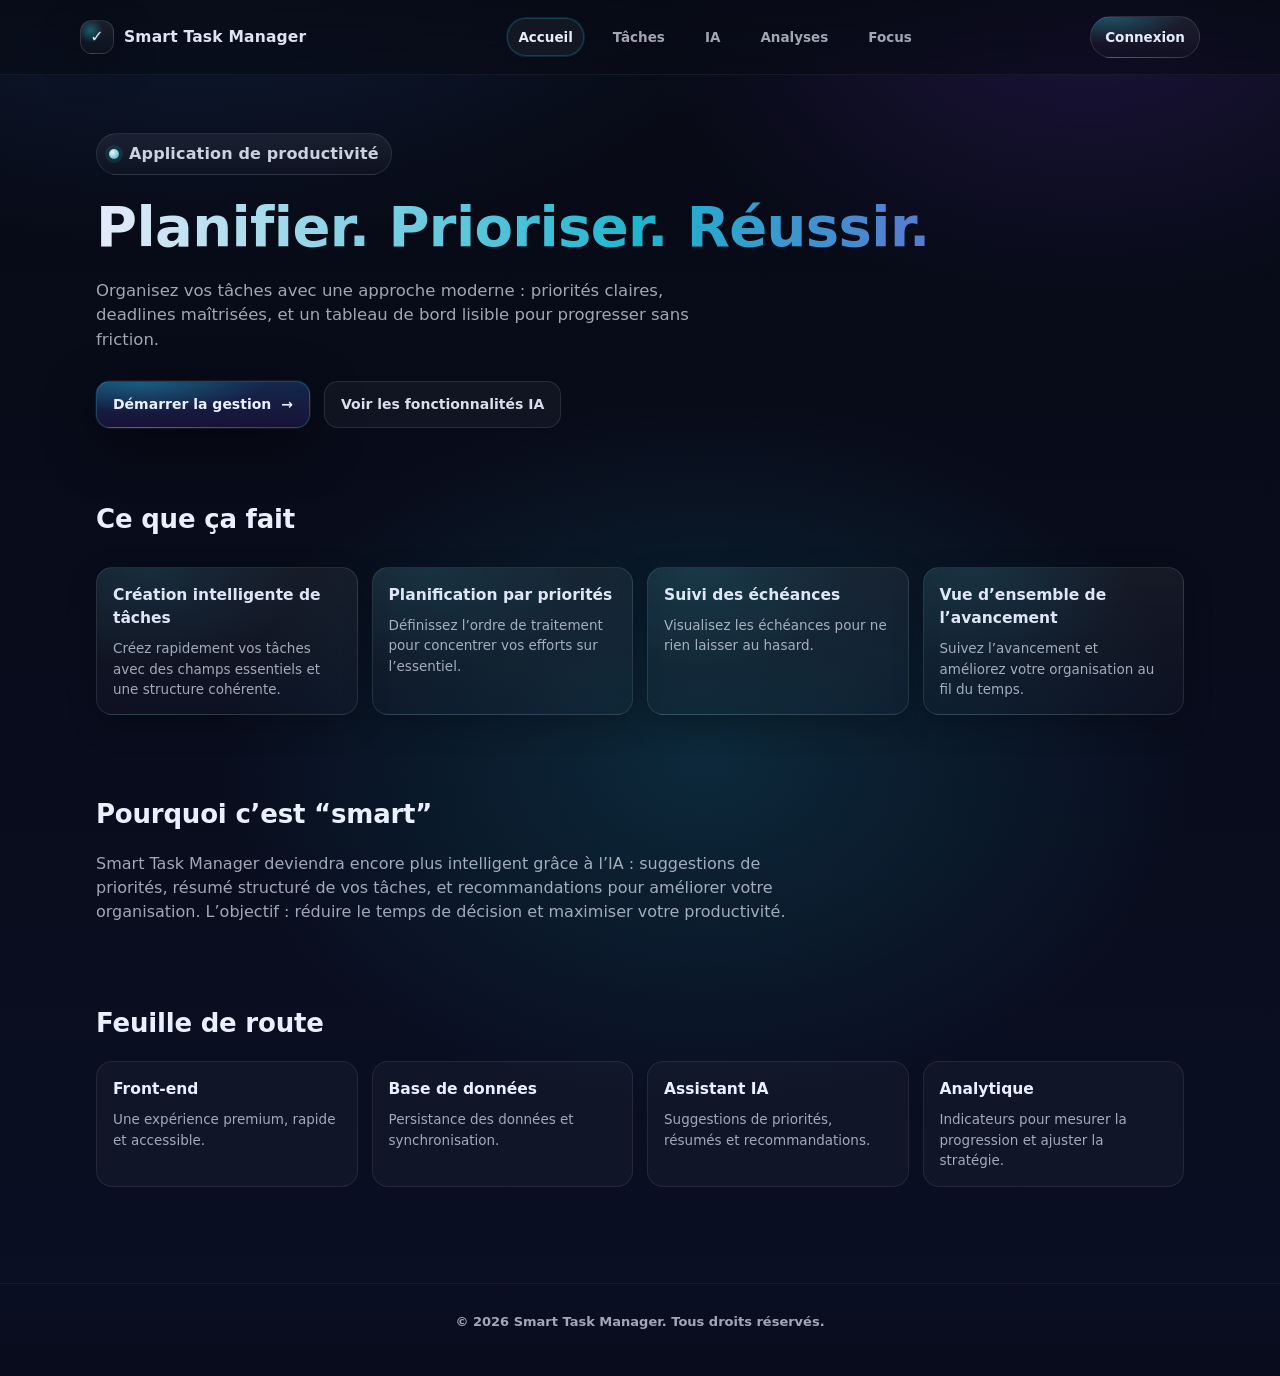
<file: index.html>
<!doctype html>
<html lang="fr">
  <head>
    <meta charset="utf-8" />
    <meta name="viewport" content="width=device-width, initial-scale=1" />
    <title>Smart Gestionnaire de tâches</title>

    <meta
      name="description"
      content="Smart Gestionnaire de tâches : planifiez, priorisez et suivez vos tâches avec une organisation claire — et une IA à venir."
    />

    <link rel="stylesheet" href="style.css" />
    <script src="script.js" defer></script>
  </head>

  <body id="index-page">

    <a class="skip-link" href="#main" aria-label="Aller au contenu principal">Aller au contenu</a>

    <header class="home-header" role="banner" aria-label="En-tête Smart Task Manager">
      <div class="home-header__inner">
        <a
          class="home-brand"
          href="index.html"
          aria-label="Smart Task Manager — Accueil"
        >
          <span class="home-brand__logo" aria-hidden="true">✓</span>
          <span class="home-brand__text">Smart Task Manager</span>
        </a>

        <nav class="home-nav" aria-label="Navigation principale">
          <ul class="home-nav__list">
<li><a href="index.html" aria-label="Accès à Accueil" aria-current="page">Accueil</a></li>
<li><a href="tache.html" aria-label="Accès à Tâches">Tâches</a></li>
<li><a href="IA.html" aria-label="Accès à IA">IA</a></li>
            <li><a href="analyses.html" aria-label="Accès à Analyses">Analyses</a></li>
            <li><a href="focus.html" aria-label="Accès à Focus">Focus</a></li>
          </ul>
        </nav>

<a id="authHeaderBtn" class="home-launch" href="auth.html" aria-label="Connexion">
          Connexion
        </a>
      </div>
    </header>


    <main id="main" class="home-main" role="main">
      <section class="home-hero" aria-labelledby="homeHeroTitle">
        <div class="home-hero__inner">
          <div class="home-hero__badge" role="note">Application de productivité</div>
          <h1 id="homeHeroTitle">Planifier. Prioriser. Réussir.</h1>

          <p class="home-hero__text">
            Organisez vos tâches avec une approche moderne : priorités claires, deadlines maîtrisées,
            et un tableau de bord lisible pour progresser sans friction.
          </p>

          <div class="home-hero__actions" aria-label="Actions principales">
<a class="home-cta home-cta--primary" href="tache.html" aria-label="Démarrer la gestion de tâches">
              Démarrer la gestion <span aria-hidden="true">→</span>
            </a>
<a class="home-cta home-cta--secondary" href="IA.html" aria-label="Voir les fonctionnalités IA">
              Voir les fonctionnalités IA
            </a>

          </div>
        </div>
      </section>

      <section class="home-section" aria-labelledby="whatItDoesTitle">
        <div class="home-section__inner">
          <h2 id="whatItDoesTitle">Ce que ça fait</h2>


          <div class="home-cards" role="list" aria-label="Fonctionnalités">
            <article class="home-card" role="listitem" aria-label="Création intelligente de tâches">
              <h3>Création intelligente de tâches</h3>

              <p>Créez rapidement vos tâches avec des champs essentiels et une structure cohérente.</p>
            </article>

            <article class="home-card" role="listitem" aria-label="Planification par priorités">
              <h3>Planification par priorités</h3>

              <p>Définissez l’ordre de traitement pour concentrer vos efforts sur l’essentiel.</p>
            </article>

            <article class="home-card" role="listitem" aria-label="Suivi des échéances">
              <h3>Suivi des échéances</h3>

              <p>Visualisez les échéances pour ne rien laisser au hasard.</p>
            </article>

            <article class="home-card" role="listitem" aria-label="Vue d’ensemble de l’avancement">
              <h3>Vue d’ensemble de l’avancement</h3>

              <p>Suivez l’avancement et améliorez votre organisation au fil du temps.</p>
            </article>
          </div>
        </div>
      </section>

      <section class="home-section" aria-labelledby="whySmartTitle">
        <div class="home-section__inner">
          <h2 id="whySmartTitle">Pourquoi c’est “smart”</h2>

          <p class="home-paragraph">
            Smart Task Manager deviendra encore plus intelligent grâce à l’IA : suggestions de priorités,
            résumé structuré de vos tâches, et recommandations pour améliorer votre organisation.
            L’objectif : réduire le temps de décision et maximiser votre productivité.
          </p>
        </div>
      </section>





      <section class="home-section" aria-labelledby="roadmapTitle">
        <div class="home-section__inner">
          <h2 id="roadmapTitle">Feuille de route</h2>


          <div class="home-roadmap" aria-label="Plan de développement">
            <article class="home-roadmap__item" aria-label="Front-end">
              <h3>Front-end</h3>

              <p>Une expérience premium, rapide et accessible.</p>
            </article>
            <article class="home-roadmap__item" aria-label="Base de données">
              <h3>Base de données</h3>

              <p>Persistance des données et synchronisation.</p>
            </article>
            <article class="home-roadmap__item" aria-label="Assistant IA">
              <h3>Assistant IA</h3>

              <p>Suggestions de priorités, résumés et recommandations.</p>
            </article>
            <article class="home-roadmap__item" aria-label="Analytique">
              <h3>Analytique</h3>

              <p>Indicateurs pour mesurer la progression et ajuster la stratégie.</p>
            </article>
          </div>
        </div>
      </section>


    </main>

    <footer class="home-footer" role="contentinfo" aria-label="Pied de page">
      <div class="home-footer__inner">
        <div class="home-footer__copyright">
          © 2026 Smart Task Manager. Tous droits réservés.
        </div>
      </div>
    </footer>

  </body>
</html>
</file>
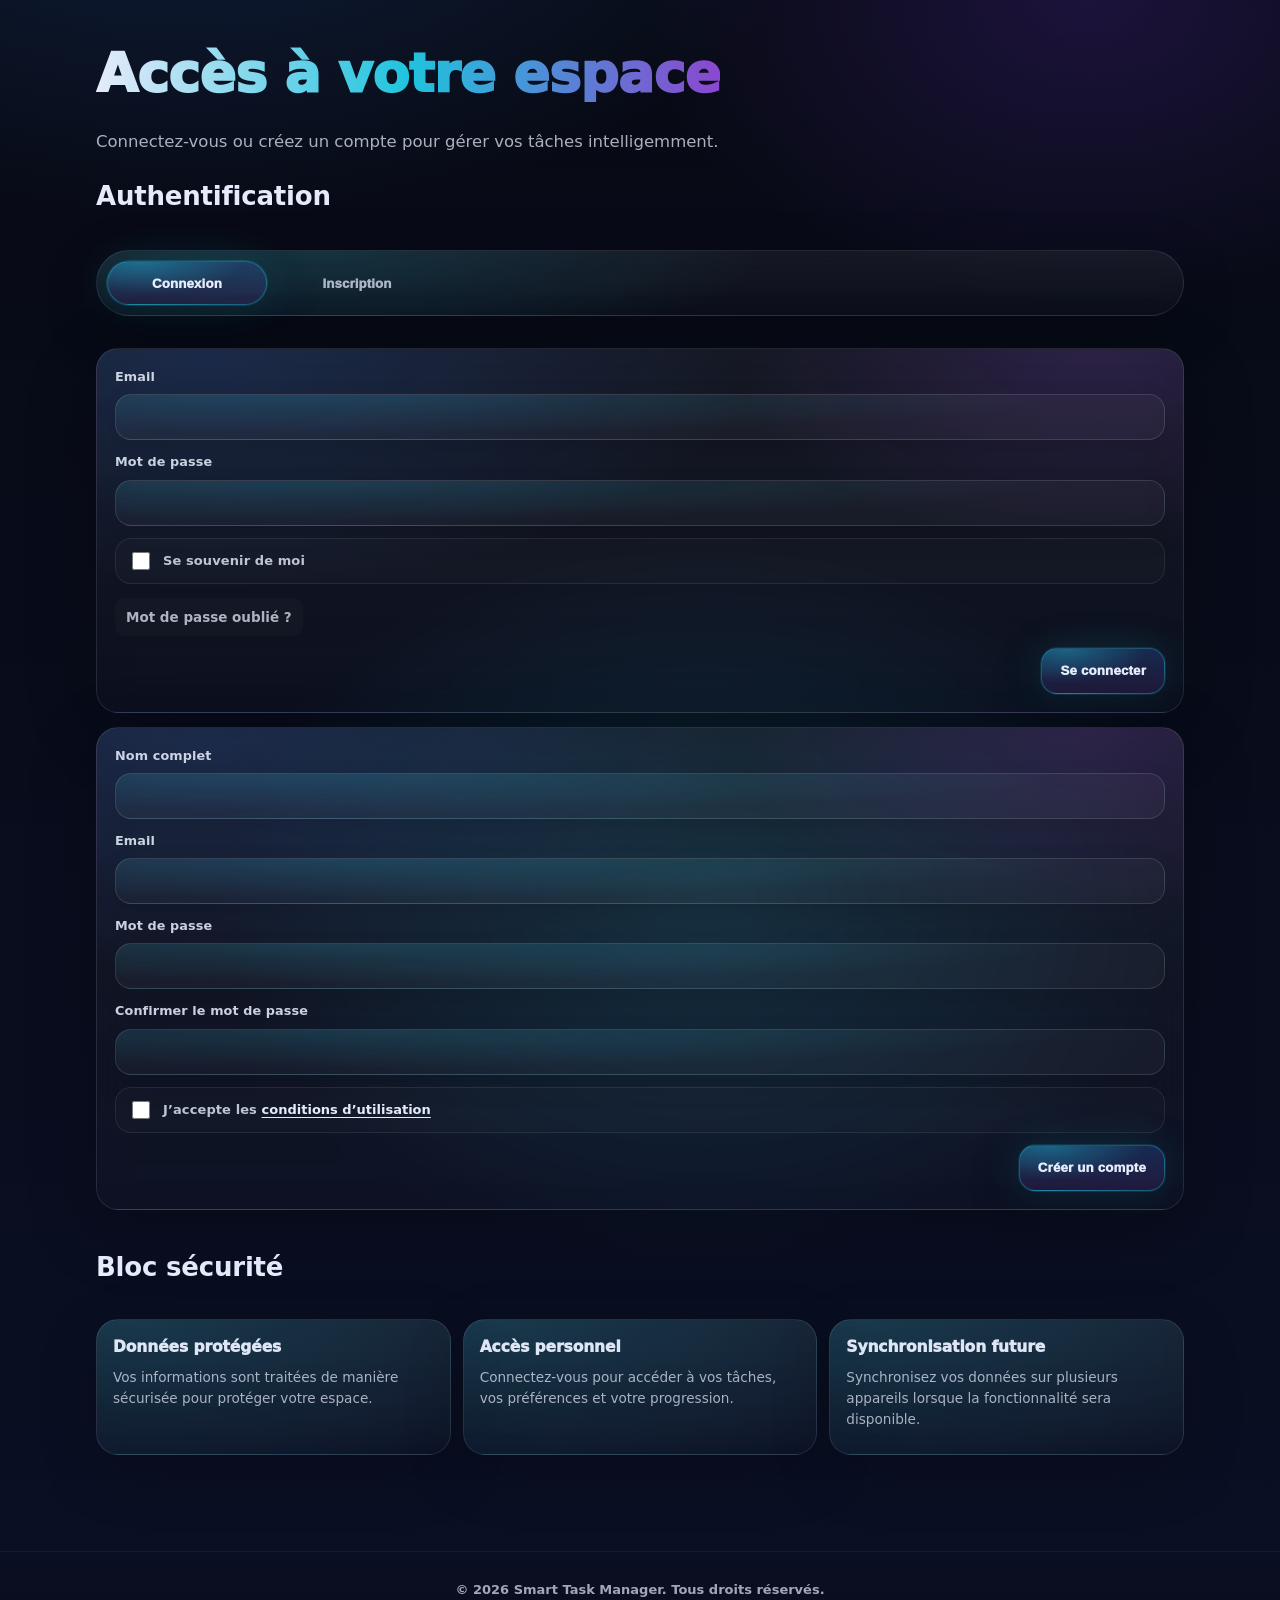
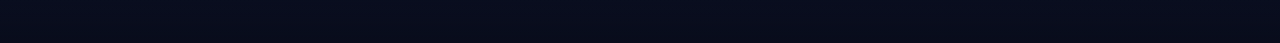
<file: auth.html>
<!doctype html>
<html lang="fr">
  <head>
    <meta charset="utf-8" />
    <meta name="viewport" content="width=device-width, initial-scale=1" />
    <title>Smart Task Manager — Authentification</title>

    <link rel="stylesheet" href="style.css" />
    <script src="script.js" defer></script>
  </head>

  <body>
    <a class="skip-link" href="#main" aria-label="Aller au contenu principal">Aller au contenu</a>



    <main id="main" class="home-main" role="main" aria-label="Page d’authentification">
      <section class="home-section auth-main" aria-labelledby="authMainTitle">
        <div class="home-section__inner">
          <h1 id="authMainTitle">Accès à votre espace</h1>
          <p class="auth-main__subtitle">
            Connectez-vous ou créez un compte pour gérer vos tâches intelligemment.
          </p>
        </div>
      </section>

      <section class="home-section auth-block" aria-labelledby="authBlockTitle">
        <div class="home-section__inner">
          <h2 id="authBlockTitle" class="auth-block__title">Authentification</h2>

          <div class="auth-tabs" role="tablist" aria-label="Choisir un mode">
            <button
              id="authLoginTab"
              class="auth-tabs__tab"
              type="button"
              role="tab"
              aria-selected="true"
              aria-controls="authLoginForm"
            >
              Connexion
            </button>

            <button
              id="authRegisterTab"
              class="auth-tabs__tab"
              type="button"
              role="tab"
              aria-selected="false"
              aria-controls="authRegisterForm"
            >
              Inscription
            </button>
          </div>

          <div class="auth-panels">
            <section
              id="authLoginPanel"
              class="auth-panel"
              role="tabpanel"
              aria-labelledby="authLoginTab"
            >
              <form
                id="authLoginForm"
                class="auth-form auth-form--login"
                aria-label="Formulaire de connexion"
                method="post"
              >
                <div class="form-field">
                  <label for="authEmail">Email</label>
                  <input
                    id="authEmail"
                    name="email"
                    type="email"
                    autocomplete="email"
                    required
                    aria-required="true"
                  />
                </div>

                <div class="form-field">
                  <label for="authPassword">Mot de passe</label>
                  <input
                    id="authPassword"
                    name="password"
                    type="password"
                    autocomplete="current-password"
                    required
                    aria-required="true"
                  />
                </div>

                <div class="form-field form-field--checkbox">
                  <input
                    id="authRememberMe"
                    name="rememberMe"
                    type="checkbox"
                    value="1"
                  />
                  <label for="authRememberMe">Se souvenir de moi</label>
                </div>

                <div class="auth-form__actions">
<a class="auth-form__link" href="auth.html" aria-label="Mot de passe oublié ?">
                    Mot de passe oublié ?
                  </a>
                </div>

                <div class="auth-form__submit">
                  <button id="authLoginSubmit" type="submit">Se connecter</button>
                </div>
              </form>
            </section>

            <section
              id="authRegisterPanel"
              class="auth-panel"
              role="tabpanel"
              aria-labelledby="authRegisterTab"
            >
              <form
                id="authRegisterForm"
                class="auth-form auth-form--register"
                aria-label="Formulaire d’inscription"
                method="post"
              >
                <div class="form-field">
                  <label for="authFullName">Nom complet</label>
                  <input
                    id="authFullName"
                    name="fullName"
                    type="text"
                    autocomplete="name"
                    required
                    aria-required="true"
                  />
                </div>

                <div class="form-field">
                  <label for="authRegisterEmail">Email</label>
                  <input
                    id="authRegisterEmail"
                    name="email"
                    type="email"
                    autocomplete="email"
                    required
                    aria-required="true"
                  />
                </div>

                <div class="form-field">
                  <label for="authRegisterPassword">Mot de passe</label>
                  <input
                    id="authRegisterPassword"
                    name="password"
                    type="password"
                    autocomplete="new-password"
                    required
                    aria-required="true"
                  />
                </div>

                <div class="form-field">
                  <label for="authConfirmPassword">Confirmer le mot de passe</label>
                  <input
                    id="authConfirmPassword"
                    name="confirmPassword"
                    type="password"
                    autocomplete="new-password"
                    required
                    aria-required="true"
                  />
                </div>

                <div class="form-field form-field--checkbox">
                  <input
                    id="authAcceptTerms"
                    name="acceptTerms"
                    type="checkbox"
                    value="1"
                    required
                    aria-required="true"
                  />
                  <label for="authAcceptTerms" class="auth-terms-label">
                    J’accepte les
                    <button
                      class="auth-terms-link"
                      type="button"
                      id="authTermsLink"
                      aria-haspopup="dialog"
                      aria-controls="authTermsModal"
                    >
                      conditions d’utilisation
                    </button>
                  </label>


                  <div
                    class="auth-modal"
                    id="authTermsModal"
                    role="dialog"
                    aria-modal="true"
                    aria-labelledby="authTermsModalTitle"
                    aria-hidden="true"
                  >
                    <div class="auth-modal__overlay" data-auth-modal-overlay></div>

                    <div class="auth-modal__panel" role="document" tabindex="-1">
                      <h3 class="auth-modal__title" id="authTermsModalTitle">
                        Conditions d’utilisation
                      </h3>

                      <p class="auth-modal__text">

En utilisant Smart Task Manager, vous acceptez d’utiliser cette application uniquement dans un cadre personnel, académique ou professionnel légitime. L’application a pour objectif d’aider l’utilisateur à organiser ses tâches, gérer ses priorités, suivre ses échéances et améliorer sa productivité.

L’utilisateur est responsable des informations qu’il saisit dans l’application. Il s’engage à ne pas enregistrer de contenu illégal, offensant, confidentiel ou appartenant à des tiers sans autorisation.

Les données saisies peuvent être stockées localement dans le navigateur afin de conserver les tâches et les préférences de l’utilisateur. Cette version du projet ne garantit pas encore une synchronisation en ligne ni une sauvegarde permanente sur serveur.

Smart Task Manager est fourni comme projet évolutif. Certaines fonctionnalités, notamment l’assistance IA, les statistiques avancées, l’authentification et la base de données, peuvent être simulées ou en cours de développement.

L’application ne remplace pas un outil professionnel certifié de gestion d’entreprise, de sécurité informatique ou de stockage confidentiel. L’utilisateur doit vérifier régulièrement ses données importantes et effectuer ses propres sauvegardes.

L’utilisation de l’application implique l’acceptation des limites techniques actuelles du projet. Le développeur ne peut être tenu responsable d’une perte de données, d’une mauvaise utilisation ou d’une interruption temporaire du service.

En cochant la case d’acceptation, l’utilisateur confirme avoir lu, compris et accepté les présentes conditions d’utilisation.
                      </p>

                      <div class="auth-modal__actions">
                        <button
                          class="auth-modal__close"
                          type="button"
                          data-auth-modal-close
                        >
                          Fermer
                        </button>
                      </div>
                    </div>
                  </div>
                </div>

                <div class="auth-form__submit">
                  <button id="authRegisterSubmit" type="submit">Créer un compte</button>
                </div>
              </form>
            </section>
          </div>
        </div>
      </section>

      <section class="home-section auth-security" aria-labelledby="authSecurityTitle">
        <div class="home-section__inner">
          <h2 id="authSecurityTitle" class="auth-security__title">Bloc sécurité</h2>

          <div class="auth-security__grid" role="list" aria-label="Informations de sécurité">
            <article class="auth-security__item" role="listitem" aria-label="Données protégées">
              <h3 class="auth-security__item-title">Données protégées</h3>
              <p class="auth-security__item-text">
                Vos informations sont traitées de manière sécurisée pour protéger votre espace.
              </p>
            </article>

            <article class="auth-security__item" role="listitem" aria-label="Accès personnel">
              <h3 class="auth-security__item-title">Accès personnel</h3>
              <p class="auth-security__item-text">
                Connectez-vous pour accéder à vos tâches, vos préférences et votre progression.
              </p>
            </article>

            <article class="auth-security__item" role="listitem" aria-label="Synchronisation future">
              <h3 class="auth-security__item-title">Synchronisation future</h3>
              <p class="auth-security__item-text">
                Synchronisez vos données sur plusieurs appareils lorsque la fonctionnalité sera disponible.
              </p>
            </article>
          </div>
        </div>
      </section>
    </main>

    <footer class="home-footer" role="contentinfo" aria-label="Pied de page">
      <div class="home-footer__inner">
        <div class="home-footer__copyright">© 2026 Smart Task Manager. Tous droits réservés.</div>
      </div>
    </footer>
  </body>
</html>
</file>
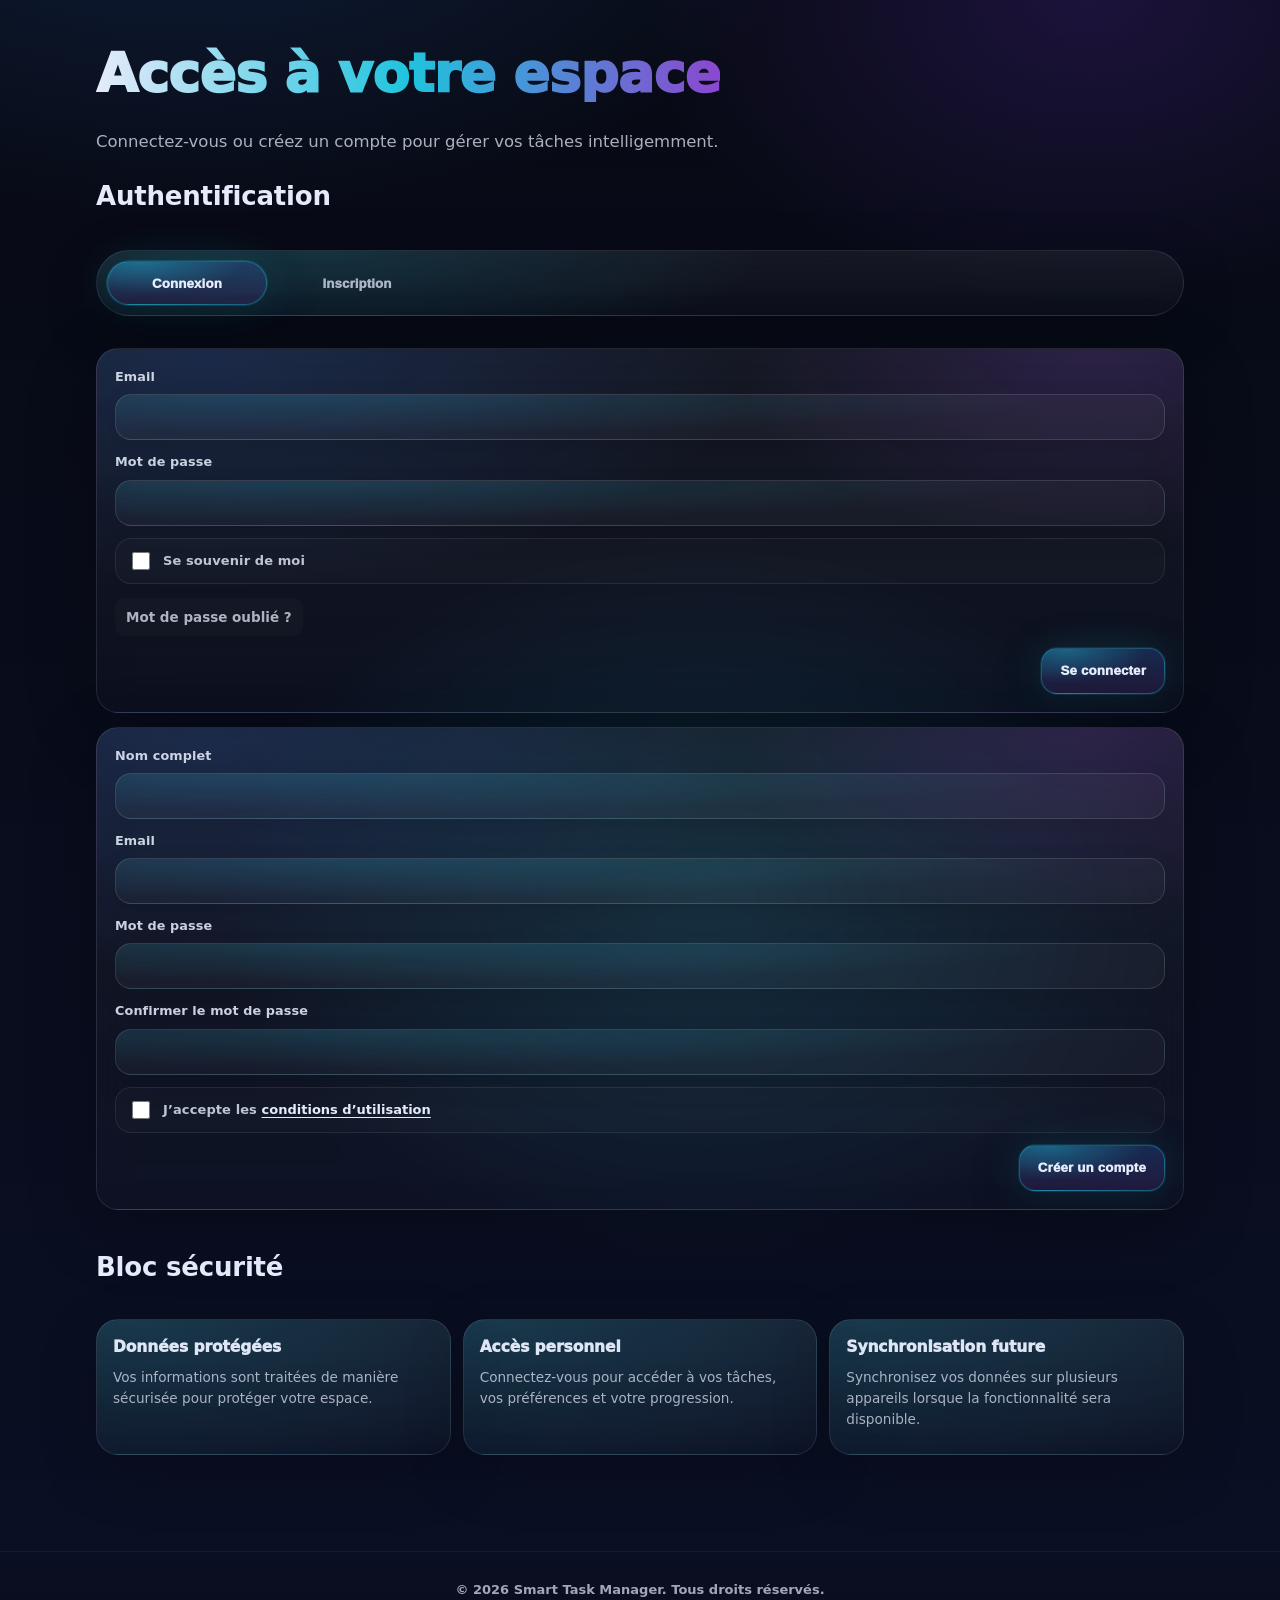
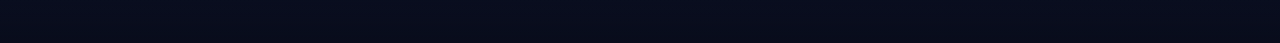
<file: focus.html>
<!doctype html>
<html lang="fr">
  <head>
    <meta charset="utf-8" />
    <meta name="viewport" content="width=device-width, initial-scale=1" />
    <title>Smart Task Manager — Focus</title>

    <link rel="stylesheet" href="style.css" />
    <script src="script.js" defer></script>
  </head>

  <body>
    <a class="skip-link" href="#main" aria-label="Aller au contenu principal">Aller au contenu</a>

    <header class="home-header" role="banner" aria-label="En-tête Smart Task Manager">
      <div class="home-header__inner">
        <a
          class="home-brand"
          href="index.html"
          aria-label="Smart Task Manager — Accueil"
        >
          <span class="home-brand__logo" aria-hidden="true">✓</span>
          <span class="home-brand__text">Smart Task Manager</span>
        </a>

        <nav class="home-nav" aria-label="Navigation principale">
          <ul class="home-nav__list">
            <li><a href="index.html" aria-label="Accès à Accueil">Accueil</a></li>
            <li><a href="tache.html" aria-label="Accès à Tâches">Tâches</a></li>
            <li><a href="IA.html" aria-label="Accès à IA">IA</a></li>
            <li><a href="analyses.html" aria-label="Accès à Analyses">Analyses</a></li>
            <li><a href="focus.html" aria-label="Accès à Focus" aria-current="page">Focus</a></li>
          </ul>
        </nav>

        <a id="authHeaderBtn" class="home-launch" href="auth.html" aria-label="Connexion">
          Connexion
        </a>
      </div>
    </header>

    <main id="main" class="home-main" role="main" aria-label="Page Focus">
      <section class="focus-main" aria-labelledby="focusTitle">
        <div class="focus-hero" role="region" aria-label="Présentation de la session de concentration">
          <h1 id="focusTitle">Centre de concentration</h1>
          <p>Travaillez sur l'essentiel sans distraction.</p>
        </div>

        <section class="focus-session" aria-labelledby="focusSessionTitle">
          <h2 id="focusSessionTitle">Session de concentration</h2>

          <div aria-label="Détails du minuteur">
            <p><strong>Minuteur principal</strong></p>
            <p>
              <span>Durée de session :</span>
              <span aria-label="Durée de session">25 min</span>
            </p>

            <div class="focus-duration-field" aria-label="Durée de session personnalisée">
              <label for="focusDurationInput">Durée de session</label>
              <input
                id="focusDurationInput"
                type="number"
                min="1"
                max="180"
                value="25"
                inputmode="numeric"
              />
            </div>

            <p>
              <span>Temps restant :</span>
              <span id="focusTimer" aria-label="Temps restant">25:00</span>
            </p>

            <div class="focus-session__controls" aria-label="Contrôles du minuteur">
              <button id="focusStartBtn" type="button">Démarrer</button>
              <button id="focusPauseBtn" type="button">Pause</button>
              <button id="focusResetBtn" type="button">Réinitialiser</button>
              <button id="focusFinishBtn" type="button">Terminer la session</button>
            </div>
          </div>
        </section>

        <section class="focus-task" aria-labelledby="focusTaskTitle">
          <h2 id="focusTaskTitle">Tâche principale</h2>

          <div aria-label="Choisir une tâche">
            <h3>Choisir une tâche</h3>
            <ul id="focusTaskList" aria-label="Liste des tâches disponibles"></ul>
            <p id="focusMessage" role="status" aria-live="polite"></p>
          </div>

          <div aria-label="Carte de la tâche sélectionnée">
            <figure>
              <figcaption>Tâche en cours</figcaption>
              <div id="focusCurrentTask" role="img" aria-label="Carte (aperçu) de la tâche">Aucune tâche sélectionnée</div>
            </figure>
          </div>

          <div aria-label="Informations sur la tâche">
            <p><strong>Priorité :</strong> <span id="focusCurrentPriority">—</span></p>
            <p><strong>Date limite :</strong> <span id="focusCurrentDue">—</span></p>
          </div>
        </section>

        <section class="focus-goals" aria-labelledby="focusGoalsTitle">
          <h2 id="focusGoalsTitle">Objectifs du jour</h2>
          <ul aria-label="Liste des objectifs quotidiens">
            <li>Terminer la tâche principale avant la prochaine pause.</li>
            <li>Réduire les interruptions : mode concentré activé.</li>
            <li>Préparer 1 prochaine action concrète pour après la session.</li>
          </ul>
        </section>

        <section class="focus-stats" aria-labelledby="focusStatsTitle">
          <h2 id="focusStatsTitle">Statistiques de concentration</h2>

          <ul aria-label="Indicateurs de performance">
            <li>
              <strong>Temps de focus aujourd'hui :</strong> <span id="focusTodayTime">0:00</span>
            </li>
            <li>
              <strong>Sessions terminées :</strong> <span id="focusSessionsCount">0</span>
            </li>
            <li>
              <strong>Tâches terminées pendant les sessions focus :</strong> <span id="focusCompletedCount">0</span>
            </li>
          </ul>
        </section>

        <section class="focus-tips" aria-labelledby="focusTipsTitle">
          <h2 id="focusTipsTitle">Conseils de productivité</h2>

          <div aria-label="Conseils pratiques">
            <article>
              <h3>Préparez votre environnement</h3>
              <p>Ouvrez uniquement les ressources nécessaires. Le reste attendra après la session.</p>
            </article>

            <article>
              <h3>Découpez en micro-étapes</h3>
              <p>Définissez une prochaine action simple. Vous avancerez plus vite, même si la tâche est complexe.</p>
            </article>

            <article>
              <h3>Protégez votre attention</h3>
              <p>Activez le mode concentration et fixez une limite aux vérifications (messages, e-mails, réseaux).</p>
            </article>
          </div>
        </section>

        <section class="focus-quote" aria-labelledby="focusQuoteTitle">
          <h2 id="focusQuoteTitle">Citation motivante</h2>
          <blockquote>
            « La productivité, ce n’est pas faire plus. C’est faire mieux — au bon moment. »
          </blockquote>
        </section>
      </section>
    </main>

    <footer class="home-footer" role="contentinfo" aria-label="Pied de page">
      <div class="home-footer__inner">
        <div class="home-footer__copyright">
          © 2026 Smart Task Manager. Tous droits réservés.
        </div>
      </div>
    </footer>
  </body>
</html>
</file>
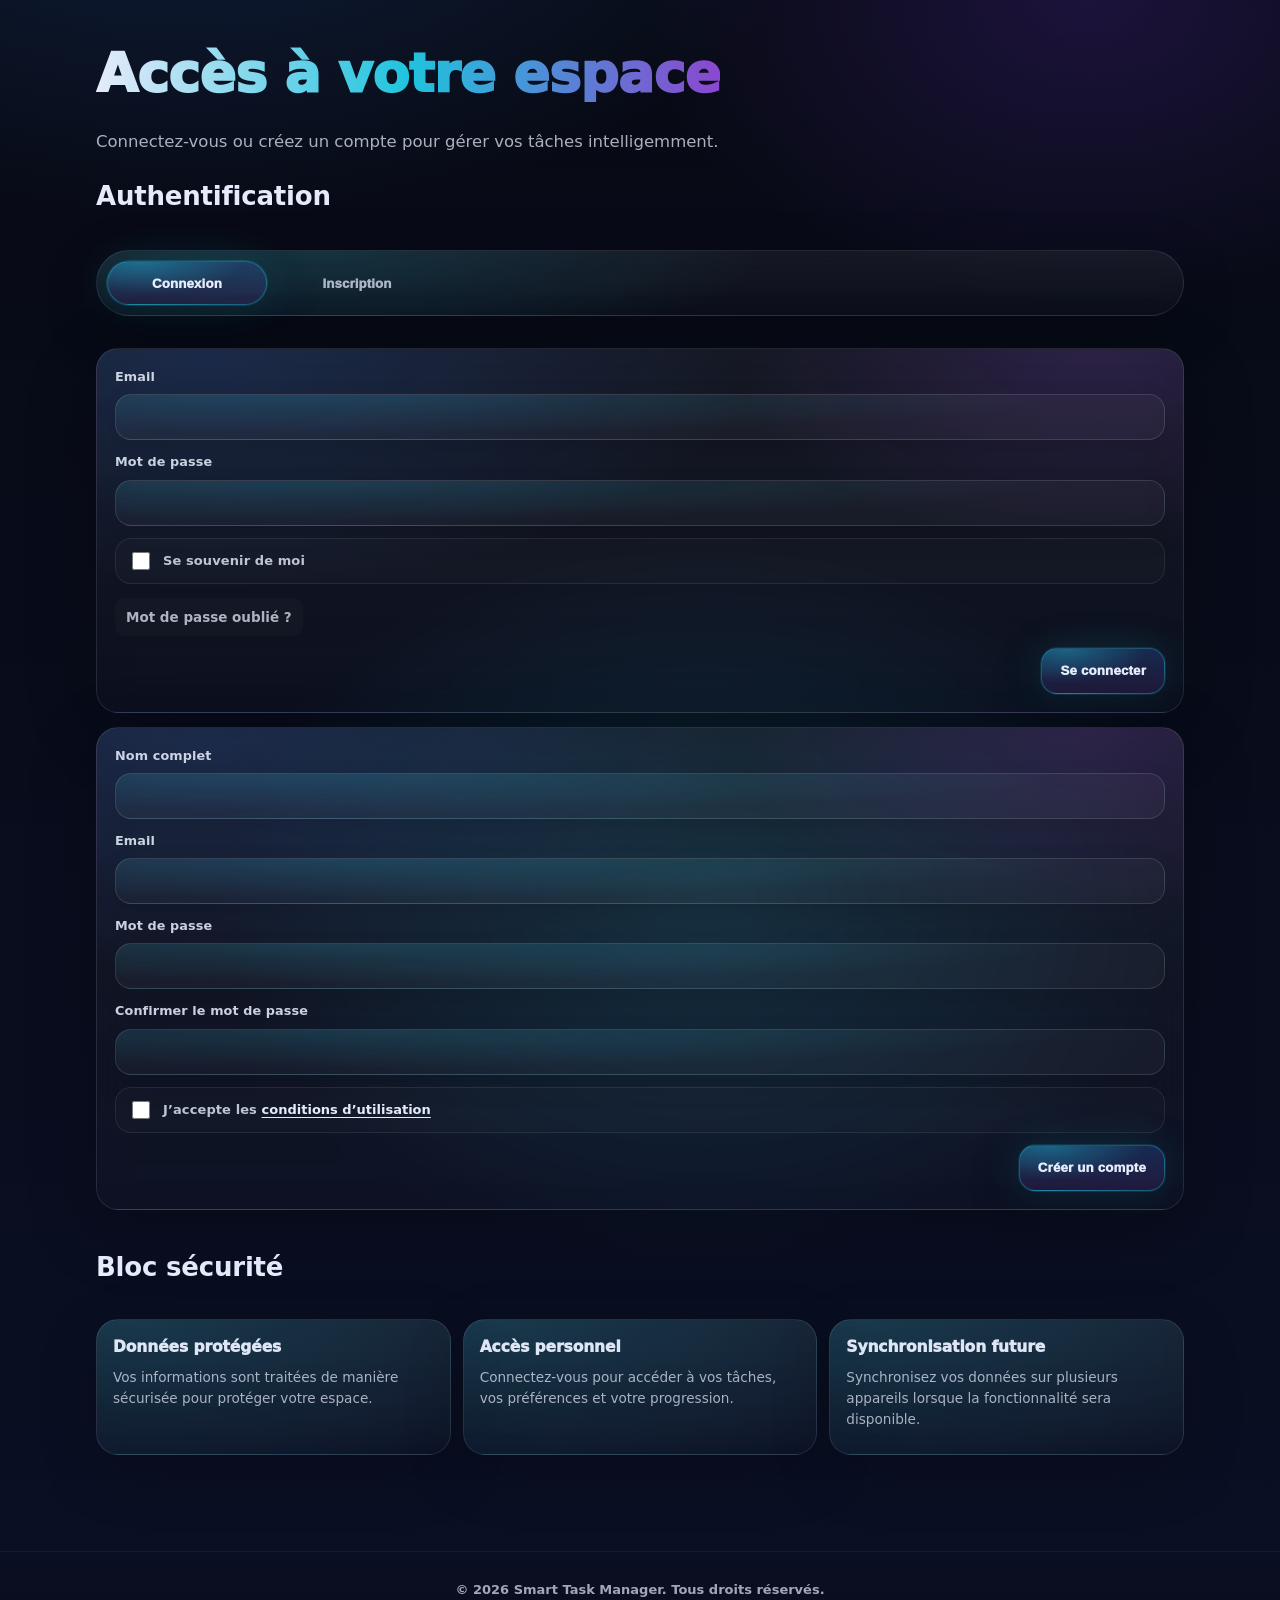
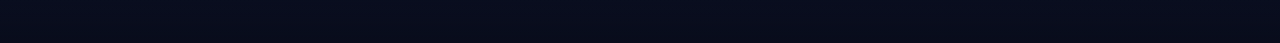
<file: IA.html>
<!doctype html>
<html lang="fr">
  <head>
    <meta charset="utf-8" />
    <meta name="viewport" content="width=device-width, initial-scale=1" />
    <title>Smart Task Manager — Assistant IA</title>

    <link rel="stylesheet" href="style.css" />
    <script src="script.js" defer></script>
  </head>

  <body>
    <a class="skip-link" href="#main" aria-label="Aller au contenu principal"
      >Aller au contenu</a>

    <header class="home-header" role="banner" aria-label="En-tête Smart Task Manager">
      <div class="home-header__inner">
        <a
          class="home-brand"
          href="index.html"
          aria-label="Smart Task Manager — Accueil"
        >
          <span class="home-brand__logo" aria-hidden="true">✓</span>
          <span class="home-brand__text">Smart Task Manager</span>
        </a>

        <nav class="home-nav" aria-label="Navigation principale">
          <ul class="home-nav__list">
            <li><a href="index.html" aria-label="Accès à Accueil">Accueil</a></li>
            <li><a href="tache.html" aria-label="Accès à Tâches">Tâches</a></li>
<li><a href="IA.html" aria-label="Accès à IA" aria-current="page">IA</a></li>
            <li><a href="analyses.html" aria-label="Accès à Analyses">Analyses</a></li>
            <li><a href="focus.html" aria-label="Accès à Focus">Focus</a></li>
          </ul>
        </nav>

<a id="authHeaderBtn" class="home-launch" href="auth.html" aria-label="Connexion">
          Connexion
        </a>
      </div>
    </header>

    <main id="main" class="home-main" role="main" aria-label="Assistant IA">
      <section class="ai-hero" aria-labelledby="aiHeroTitle">
        <div class="ai-hero__inner">
          <div class="ai-hero__badge" role="note">Assistant IA</div>
          <h1 id="aiHeroTitle">Assistant IA pour organiser vos tâches</h1>
          <p class="ai-hero__text">
            Analysez votre liste de tâches et obtenez des suggestions actionnables pour
            prioriser, mieux gérer l’urgence et avancer plus sereinement.
          </p>
        </div>
      </section>

      <section class="home-section ai-analyse" aria-labelledby="aiAnalyseTitle">
        <div class="home-section__inner ai-analyse__inner">
          <h2 id="aiAnalyseTitle">Analyse rapide</h2>
          <p class="ai-analyse__hint">
            Décrivez vos tâches (ou collez votre liste) et lancez l’analyse pour recevoir une
            proposition structurée.
          </p>

          <div class="ai-analyse__form" role="group" aria-label="Formulaire d’analyse IA">
            <label class="ai-analyse__label" for="aiInput">
              Votre liste de tâches
            </label>

            <textarea
              id="aiInput"
              name="tasksText"
              class="ai-textarea"
              rows="7"
              required
              aria-required="true"
              placeholder="Ex : Répondre aux e-mails (aujourd’hui) / Préparer le reporting (date limite demain) / Réviser le dossier (bientôt)..."
            ></textarea>

            <div class="ai-analyse__actions" aria-label="Actions d’analyse">
              <button
                class="ai-analyse__btn"
                type="button"
                aria-label="Analyser la liste de tâches"
              id="aiAnalyzeBtn"
              >
                Analyser
              </button>
            </div>
          </div>
        </div>
      </section>

      <section class="home-section ai-result" aria-labelledby="aiResultTitle">
        <div class="home-section__inner ai-result__inner">
          <h2 id="aiResultTitle">Résultat IA</h2>
          <p class="ai-result__hint">
            Les champs ci-dessous présentent une suggestion de priorités, d’urgence et de conseil
            de planification.
          </p>

          <div class="ai-result__grid" role="region" aria-label="Synthèse de l’IA">
            <article class="ai-card" aria-label="Priorité suggérée">
              <h3 class="ai-card__title">Priorité suggérée</h3>
              <p id="aiPriorityResult" class="ai-card__value" aria-live="polite">—</p>
              <p class="ai-card__meta">Ordre recommandé pour commencer efficacement.</p>
            </article>

            <article class="ai-card" aria-label="Urgence et timing">
              <h3 class="ai-card__title">Urgence</h3>
              <p id="aiUrgencyResult" class="ai-card__value" aria-live="polite">—</p>
              <p class="ai-card__meta">Tâches à traiter en premier selon l’échéance.</p>
            </article>

            <article class="ai-card" aria-label="Conseil personnalisé">
              <h3 class="ai-card__title">Conseil IA</h3>
              <p id="aiAdviceResult" class="ai-card__value ai-card__value--text" aria-live="polite">
                — (obtenu après analyse)
              </p>
              <p class="ai-card__meta">Une recommandation claire pour mieux organiser la suite.</p>
            </article>
          </div>
        </div>
      </section>

      <section class="home-section ai-daily" aria-labelledby="aiDailyTitle">
        <div class="home-section__inner ai-daily__inner">
          <h2 id="aiDailyTitle">Résumé du jour</h2>

          <div class="ai-daily__list" role="list" aria-label="Résumé quotidien conseillé">
            <div class="ai-line" role="listitem" aria-label="Objectif du jour">
              <span class="ai-line__label">Objectif</span>
              <span id="aiDailyObjective" class="ai-line__value" aria-live="polite">—</span>
            </div>

            <div class="ai-line" role="listitem" aria-label="Top priorité">
              <span class="ai-line__label">Top priorité</span>
              <span id="aiDailyTopPriority" class="ai-line__value" aria-live="polite">—</span>
            </div>

            <div class="ai-line" role="listitem" aria-label="Prochaine action">
              <span class="ai-line__label">Prochaine action</span>
              <span id="aiDailyNextAction" class="ai-line__value" aria-live="polite">—</span>
            </div>

            <div class="ai-line" role="listitem" aria-label="Risque principal à éviter">
              <span class="ai-line__label">Risque</span>
              <span id="aiDailyRisk" class="ai-line__value" aria-live="polite">—</span>
            </div>

            <div class="ai-line" role="listitem" aria-label="Score IA">
              <span class="ai-line__label">Score IA</span>
              <span id="aiScoreResult" class="ai-line__value" aria-live="polite">—</span>
            </div>

            <div class="ai-line" role="listitem" aria-label="Note IA">
              <span class="ai-line__label">Note IA</span>
              <span id="aiNoteResult" class="ai-line__value" aria-live="polite">—</span>
            </div>
          </div>
        </div>
      </section>

      <section class="home-section ai-reco" aria-labelledby="aiRecoTitle">
        <div class="home-section__inner ai-reco__inner">
          <h2 id="aiRecoTitle">Recommandations intelligentes</h2>
          <p class="ai-reco__hint">
            Des suggestions concrètes pour gagner du temps, réduire les interruptions et
            mieux répartir les efforts.
          </p>

          <div class="ai-reco__cards" role="list" aria-label="Liste des recommandations">
            <article class="ai-reco-card" role="listitem" aria-label="Regroupement par similarité">
              <h3 class="ai-reco-card__title">Regrouper les tâches similaires</h3>
              <p class="ai-reco-card__text">
                Limitez le changement de contexte en enchaînant des actions proches (même type,
                même objectif ou même espace de travail).
              </p>
            </article>

            <article class="ai-reco-card" role="listitem" aria-label="Découpage en micro-étapes">
              <h3 class="ai-reco-card__title">Découper en micro-étapes</h3>
              <p class="ai-reco-card__text">
                Transformez chaque tâche complexe en une prochaine action simple, réalisable
                en peu de temps, pour démarrer sans friction.
              </p>
            </article>

            <article class="ai-reco-card" role="listitem" aria-label="Planification par échéance">
              <h3 class="ai-reco-card__title">Planifier par échéance</h3>
              <p class="ai-reco-card__text">
                Traitez en premier ce qui est le plus urgent, puis élargissez progressivement
                vers les échéances plus lointaines.
              </p>
            </article>

            <article class="ai-reco-card" role="listitem" aria-label="Réduction des interruptions">
              <h3 class="ai-reco-card__title">Réduire les interruptions</h3>
              <p class="ai-reco-card__text">
                Créez une fenêtre de concentration, définissez une limite de vérification et
                protégez votre attention pour accélérer la progression.
              </p>
            </article>
          </div>
        </div>
      </section>
    </main>

    <footer class="home-footer" role="contentinfo" aria-label="Pied de page">
      <div class="home-footer__inner">
        <div class="home-footer__copyright">
          © 2026 Smart Task Manager. Tous droits réservés.
        </div>
    </footer>
  </body>
</html>
</file>
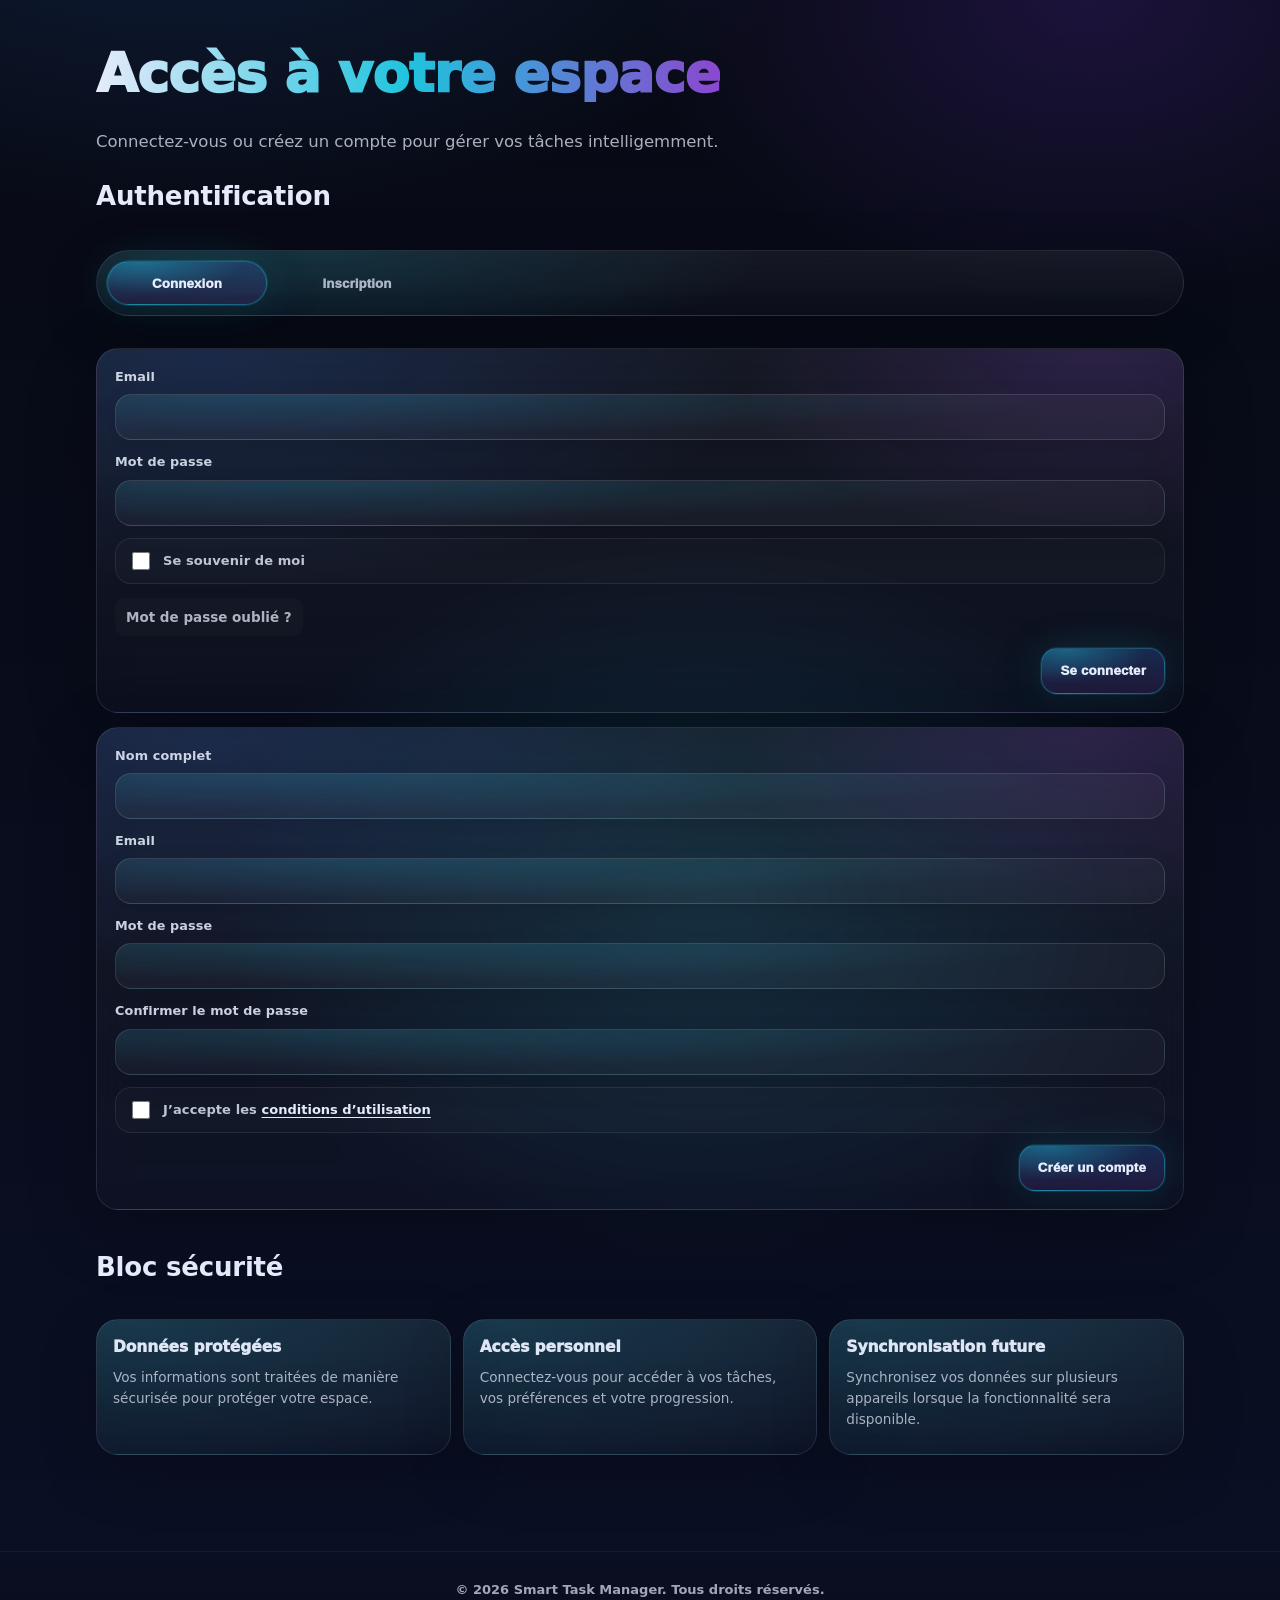
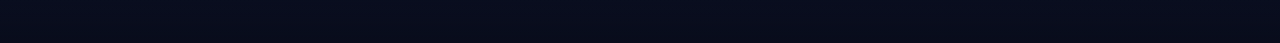
<file: tache.html>
<!doctype html>
<html lang="fr">
  <head>
    <meta charset="utf-8" />
    <meta name="viewport" content="width=device-width, initial-scale=1" />
    <title>Smart Task Manager — Tâches</title>

    <link rel="stylesheet" href="style.css" />
    <script src="script.js" defer></script>
  </head>

  <body>
    <a class="skip-link" href="#main" aria-label="Aller au contenu principal">
      Aller au contenu
    </a>

    <header class="home-header" role="banner" aria-label="En-tête Smart Task Manager">
      <div class="home-header__inner">
        <a
          class="home-brand"
          href="index.html"
          aria-label="Smart Task Manager — Accueil"
        >
          <span class="home-brand__logo" aria-hidden="true">✓</span>
          <span class="home-brand__text">Smart Task Manager</span>
        </a>

        <nav class="home-nav" aria-label="Navigation principale">
          <ul class="home-nav__list">
            <li><a href="index.html" aria-label="Accès à Accueil">Accueil</a></li>
<li><a href="tache.html" aria-label="Accès à Tâches" aria-current="page">Tâches</a></li>
<li><a href="IA.html" aria-label="Accès à IA">IA</a></li>
            <li><a href="analyses.html" aria-label="Accès à Analyses">Analyses</a></li>
            <li><a href="focus.html" aria-label="Accès à Focus">Focus</a></li>
          </ul>
        </nav>

<a id="authHeaderBtn" class="home-launch" href="auth.html" aria-label="Connexion">
          Connexion
        </a>
      </div>
    </header>


    <main id="main" class="home-main" role="main" aria-label="Gestion des tâches">
      <section class="home-section home-task-summary" aria-label="Cartes statistiques des tâches">
        <div class="home-task-summary__inner home-section__inner">
          <div class="home-dashboard__stats" role="group" aria-label="Statistiques des tâches">
            <article class="home-mini-stat" aria-label="Total">
              <div class="home-mini-stat__label">Total</div>
              <div class="home-mini-stat__value" id="statTotal">0</div>
            </article>

            <article class="home-mini-stat" aria-label="À faire">
              <div class="home-mini-stat__label">À faire</div>
              <div class="home-mini-stat__value" id="statTodo">0</div>
            </article>

            <article class="home-mini-stat" aria-label="Terminées">
              <div class="home-mini-stat__label">Terminées</div>
              <div class="home-mini-stat__value" id="statDone">0</div>
            </article>
          </div>
        </div>
      </section>


      <section class="home-section" aria-labelledby="tasksDashboardTitle">
        <div class="home-section__inner">
          <h1 id="tasksDashboardTitle">Organise tes tâches avec priorité et date limite.</h1>

          <section class="home-dashboard" aria-label="Zone de création et filtres">
            <div class="home-dashboard__grid">
              <article class="home-dashboard__tasks" aria-label="Créer une tâche">

                <h2 class="home-dashboard__subtitle">Créer une tâche</h2>

                <form id="taskForm" class="tasks-form" aria-label="Formulaire de création de tâche">
                  <div class="form-field">
                    <label for="taskInput">Titre de tâche</label>
                    <input
                      id="taskInput"
                      name="title"
                      type="text"
                      required
                      autocomplete="off"
                    />
                  </div>

                  <div class="form-field">
                    <label for="priorityInput">Priorité</label>
                    <select id="priorityInput" name="priority" required aria-label="Choisir une priorité">
                      <option value="low">Priorité faible</option>
                      <option value="medium">Priorité moyenne</option>
                      <option value="high">Priorité haute</option>
                    </select>
                  </div>

                  <div class="form-field">
                    <label for="dateInput">Date limite</label>
                    <input id="dateInput" name="dueDate" type="date" required />
                  </div>

                  <div class="form-field">
                    <label for="categoryInput">Catégorie</label>
                    <select id="categoryInput" name="category" required aria-label="Choisir une catégorie">
                      <option value="Travail">Travail</option>
                      <option value="Études">Études</option>
                      <option value="Personnel">Personnel</option>
                      <option value="Santé">Santé</option>
                      <option value="Urgent">Urgent</option>
                      <option value="Autre">Autre</option>
                    </select>
                  </div>

                  <div class="form-actions" role="group" aria-label="Actions du formulaire">

                    <button id="addTaskBtn" type="submit">Ajouter une tâche</button>
                    <button id="clearCompletedBtn" type="button">Effacer terminées</button>
                  </div>
                </form>
              </article>

              <aside class="home-dashboard__ai" aria-label="Filtres">
                <h2 class="home-dashboard__subtitle">Filtres</h2>

                <div class="filters" role="group" aria-label="Choisir un filtre">
                  <button type="button" class="filter-btn" data-filter="all" aria-label="Afficher toutes les tâches">
                    Toutes
                  </button>
                  <button type="button" class="filter-btn" data-filter="todo" aria-label="Afficher les tâches à faire">
                    À faire
                  </button>
                  <button type="button" class="filter-btn" data-filter="done" aria-label="Afficher les tâches terminées">
                    Terminées
                  </button>
                </div>
              </aside>
            </div>
          </section>

          <section class="home-dashboard" aria-labelledby="yourTasksTitle">
            <div class="home-dashboard__grid" style="grid-template-columns: 1fr;">
              <article class="home-dashboard__tasks" aria-label="Vos tâches">
                <h2 id="yourTasksTitle" class="home-dashboard__subtitle">Vos tâches</h2>

                <p class="tasks-counter" aria-label="Nombre de tâches" >
                  <span class="tasks-counter__label">Tâches :</span>
                  <strong id="taskCount">0</strong>
                </p>

                <div
                  id="taskErrorBox"
                  class="task-error-box"
                  role="alert"
                  aria-live="assertive"
                  style="display:none;"
                ></div>

                <div id="emptyState" class="empty-state" role="status" aria-live="polite">
                  Aucune tâche pour le moment.
                </div>


                <ul id="taskList" class="home-dashboard__task-list" aria-label="Liste des tâches">
                  <!-- Les éléments seront injectés par script.js -->
                </ul>
              </article>
            </div>
          </section>
        </div>
      </section>
    </main>

    <footer class="home-footer" role="contentinfo" aria-label="Pied de page">
      <div class="home-footer__inner">
        <div class="home-footer__copyright">
          © 2026 Smart Task Manager. Tous droits réservés.
        </div>
      </div>
    </footer>
  </body>
</html>
</file>
<file: style.css>
/*
  Smart Task Manager — style.css (index.html)
  Thème : palette sombre + accents bleu/violet/cyan
  - fond: #070a14 et #0a0f24
  - accents: #3b82f6 #7c3aed #a855f7 #22d3ee
  - texte: #eaf0ff
  - frosted/glow: rgba(...) fourni par l'utilisateur
*/

:root{
  --bg0:#070a14;          /* fond très sombre */
  --bg1:#0a0f24;          /* fond secondaire sombre */
  --text:#eaf0ff;        /* texte clair */

  --blue:#3b82f6;
  --indigo:#7c3aed;
  --violet:#a855f7;
  --cyan:#22d3ee;

  --glass-04: rgba(255, 255, 255, 0.04);
  --glass-06: rgba(255, 255, 255, 0.06);
  --text-92: rgba(234, 240, 255, 0.92);
  --text-68: rgba(234, 240, 255, 0.68);
  --glow-blue-18: rgba(125, 140, 255, 0.18);
  --glow-violet-18: rgba(124, 58, 237, 0.18);
  --glow-indigo-18: rgba(59, 130, 246, 0.18);

  --radius-xl: 22px;
  --radius-lg: 16px;
  --radius-md: 12px;
  --radius-sm: 10px;

  --shadow-soft: 0 14px 40px rgba(0,0,0,.35);
  --shadow-glow: 0 0 0 1px rgba(255,255,255,.06), 0 16px 55px rgba(0,0,0,.48);

  --container: 1120px;

  --focus: 0 0 0 3px rgba(34, 211, 238, 0.25), 0 0 0 1px rgba(34, 211, 238, 0.45);
}

*{ box-sizing: border-box; }

html{
  scroll-behavior: smooth;
}

body{
  margin:0;
  font-family: ui-sans-serif, system-ui, -apple-system, Segoe UI, Roboto, Helvetica, Arial, "Apple Color Emoji", "Segoe UI Emoji";
  color: var(--text);
  background:
    radial-gradient(1200px 700px at 15% -10%, var(--glow-indigo-18), transparent 55%),
    radial-gradient(900px 600px at 85% 0%, var(--glow-violet-18), transparent 50%),
    radial-gradient(900px 650px at 55% 55%, rgba(34,211,238,.14), transparent 55%),
    linear-gradient(180deg, var(--bg0), var(--bg1));
  line-height: 1.5;
}

a{ color: inherit; text-decoration: none; }

img, svg{ max-width:100%; display:block; }

h1,h2,h3,p{ margin:0; }

::selection{
  background: rgba(168, 85, 247, 0.35);
  color: var(--text);
}

/* Skip link */
.skip-link{
  position:absolute;
  left:-999px;
  top:8px;
  padding:10px 14px;
  border-radius: 999px;
  background: rgba(0,0,0,.55);
  color: var(--text);
  border: 1px solid rgba(255,255,255,.12);
  z-index: 9999;
}
.skip-link:focus{
  left: 12px;
  outline: none;
  box-shadow: var(--focus);
}

/* Focus */
:focus-visible{
  outline: none;
  box-shadow: var(--focus);
  border-radius: 10px;
}

/* Layout helpers */
.home-main,
.home-header__inner,
.home-section__inner,
.home-footer__inner{
  width: min(var(--container), calc(100% - 32px));
  margin: 0 auto;
}

.home-main{ padding-bottom: 56px; }

/* Header */
.home-header{
  position: relative;
  z-index: 50;
  backdrop-filter: blur(14px);
  -webkit-backdrop-filter: blur(14px);
  background: linear-gradient(180deg, rgba(7,10,20,0.82), rgba(7,10,20,0.55));
  border-bottom: 1px solid rgba(255,255,255,.06);
}

/* Sticky uniquement sur index.html */
body#index-page .home-header{
  position: sticky;
  top: 0;
}



.home-header__inner{
  display:flex;
  align-items:center;
  justify-content: space-between;
  gap: 18px;
  padding: 16px 0;
}

.home-brand{
  display:flex;
  align-items:center;
  gap: 10px;
  min-width: 260px;
}

.home-brand__logo{
  width: 34px;
  height: 34px;
  display:grid;
  place-items:center;
  border-radius: 12px;
  background:
    radial-gradient(70% 70% at 30% 30%, rgba(34,211,238,.35), transparent 55%),
    linear-gradient(180deg, rgba(255,255,255,.08), rgba(255,255,255,.02));
  border: 1px solid rgba(255,255,255,.12);
  color: rgba(234,240,255,.95);
  box-shadow: 0 12px 40px rgba(0,0,0,.35);
}

.home-brand__text{
  font-weight: 760;
  letter-spacing: .2px;
  color: rgba(234,240,255,.95);
  font-size: 15.5px;
}

.home-nav{ display:flex; align-items:center; }

.home-nav__list{
  list-style:none;
  margin:0;
  padding:0;
  display:flex;
  align-items:center;
  gap: 18px;
}

.home-nav__list a{
  display:inline-flex;
  align-items:center;
  padding: 8px 10px;
  border-radius: 999px;
  color: var(--text-68);
  border: 1px solid transparent;
  transition: background-color 160ms ease, border-color 160ms ease, color 160ms ease;
  font-weight: 600;
  font-size: 13.5px;
}

.home-nav__list a:hover{
  color: rgba(234,240,255,.95);
  background: rgba(255,255,255,.04);
  border-color: rgba(255,255,255,.09);
}

.home-nav__list a[aria-current="page"]{
  color: rgba(234,240,255,.98);
  background: rgba(255,255,255,.05);
  border-color: rgba(34,211,238,.22);
  box-shadow: 0 0 0 1px rgba(34,211,238,.14);
}

.home-launch{
  flex: 0 0 auto;
  padding: 10px 14px;
  border-radius: 999px;
  font-weight: 750;
  font-size: 13.5px;
  background:
    radial-gradient(120% 120% at 20% 0%, rgba(34,211,238,.28), transparent 55%),
    linear-gradient(180deg, rgba(255,255,255,.08), rgba(255,255,255,.02));
  border: 1px solid rgba(255,255,255,.12);
  color: rgba(234,240,255,.98);
  transition: transform 160ms ease, border-color 160ms ease, background-color 160ms ease;
}

.home-launch:hover{ transform: translateY(-1px); border-color: rgba(34,211,238,.32); }

/* Hero */
.home-hero{
  padding: 58px 0 32px;
}

.home-hero__inner{
  width: min(var(--container), calc(100% - 32px));
  margin: 0 auto;
  display:grid;
  gap: 22px;
}

.home-hero__badge{
  display:inline-flex;
  align-items:center;
  gap: 10px;
  width: fit-content;
  padding: 8px 12px;
  border-radius: 999px;
  background: linear-gradient(180deg, rgba(255,255,255,.07), rgba(255,255,255,.02));
  border: 1px solid rgba(255,255,255,.10);
  color: rgba(234,240,255,.86);
  font-weight: 700;
  letter-spacing: .15px;
}

.home-hero__badge::before{
  content:"";
  width: 10px;
  height: 10px;
  border-radius: 50%;
  background: radial-gradient(circle at 35% 35%, rgba(255,255,255,.95), rgba(34,211,238,.8));
  box-shadow: 0 0 0 4px rgba(34,211,238,.12);
}

h1#homeHeroTitle{
  font-size: clamp(34px, 4.5vw, 56px);
  line-height: 1.06;
  letter-spacing: -0.6px;
  font-weight: 860;
  background:
    linear-gradient(90deg, rgba(234,240,255,.98), rgba(34,211,238,.85), rgba(168,85,247,.82));
  -webkit-background-clip: text;
  background-clip: text;
  color: transparent;
}

.home-hero__text{
  max-width: 58ch;
  font-size: 16.5px;
  color: var(--text-68);
}

.home-hero__actions{
  display:flex;
  flex-wrap: wrap;
  gap: 14px;
  margin-top: 6px;
}

.home-cta{
  display:inline-flex;
  align-items:center;
  justify-content:center;
  gap: 10px;
  padding: 12px 16px;
  border-radius: 14px;
  font-weight: 800;
  font-size: 14px;
  border: 1px solid rgba(255,255,255,.10);
  transition: transform 160ms ease, box-shadow 160ms ease, border-color 160ms ease, background-color 160ms ease;
}

.home-cta--primary{
  background:
    radial-gradient(120% 140% at 20% 0%, rgba(34,211,238,.32), transparent 50%),
    linear-gradient(180deg, rgba(59,130,246,.24), rgba(124,58,237,.14));
  box-shadow: var(--shadow-glow);
  border-color: rgba(34,211,238,.25);
}

.home-cta--primary:hover{ transform: translateY(-2px); border-color: rgba(34,211,238,.38); }

.home-cta--secondary{
  background: rgba(255,255,255,.04);
  color: rgba(234,240,255,.92);
}

.home-cta--secondary:hover{
  transform: translateY(-2px);
  border-color: rgba(168,85,247,.30);
  background: rgba(255,255,255,.06);
}

/* Generic sections */
.home-section{
  padding: 40px 0;
}

.home-section__inner{
  display:grid;
  gap: 18px;
}

.home-section h2{
  font-size: 26px;
  letter-spacing: -0.2px;
  font-weight: 820;
}

.home-paragraph{
  color: var(--text-68);
  font-size: 16px;
  max-width: 72ch;
}

/* Cards grid */
.home-cards{
  margin-top: 10px;
  display:grid;
  grid-template-columns: repeat(4, 1fr);
  gap: 14px;
}

.home-card{
  padding: 16px 16px 15px;
  border-radius: var(--radius-lg);
  background:
    radial-gradient(120% 140% at 20% 0%, rgba(34,211,238,.10), transparent 50%),
    linear-gradient(180deg, rgba(255,255,255,.06), rgba(255,255,255,.02));
  border: 1px solid rgba(255,255,255,.10);
  box-shadow: 0 10px 30px rgba(0,0,0,.22);
  transition: transform 200ms ease, border-color 200ms ease, background-color 200ms ease;
  min-height: 132px;
}

.home-card h3{
  font-size: 15.5px;
  font-weight: 820;
  margin-bottom: 8px;
  color: rgba(234,240,255,.95);
}

.home-card p{
  color: var(--text-68);
  font-size: 13.5px;
}

.home-card:hover{
  border-color: rgba(34,211,238,.28);
  background:
    radial-gradient(120% 140% at 20% 0%, rgba(34,211,238,.16), transparent 55%),
    linear-gradient(180deg, rgba(255,255,255,.07), rgba(255,255,255,.02));
}

/* Dashboard */
.home-dashboard{
  padding: 18px;
  border-radius: var(--radius-xl);
  background:
    radial-gradient(1000px 600px at 10% 0%, rgba(59,130,246,.18), transparent 55%),
    radial-gradient(900px 600px at 95% 0%, rgba(124,58,237,.18), transparent 50%),
    linear-gradient(180deg, rgba(255,255,255,.06), rgba(255,255,255,.015));
  border: 1px solid rgba(255,255,255,.10);
  box-shadow: var(--shadow-soft);
}

.home-dashboard__stats{
  display:grid;
  grid-template-columns: repeat(3, 1fr);
  gap: 12px;
  margin-bottom: 14px;
}

.home-mini-stat{
  border-radius: var(--radius-lg);
  padding: 14px 14px 13px;
  background: rgba(255,255,255,.035);
  border: 1px solid rgba(255,255,255,.08);
}

.home-mini-stat__label{
  color: var(--text-68);
  font-weight: 700;
  font-size: 13px;
}

.home-mini-stat__value{
  margin-top: 8px;
  font-weight: 900;
  font-size: 26px;
  letter-spacing: -0.4px;
  color: rgba(234,240,255,.98);
}

.home-dashboard__grid{
  display:grid;
  grid-template-columns: 1.55fr 1fr;
  gap: 14px;
  align-items:start;
}

.home-dashboard__tasks,
.home-dashboard__ai{
  border-radius: var(--radius-lg);
  background: rgba(255,255,255,.03);
  border: 1px solid rgba(255,255,255,.08);
  padding: 16px;
}

.home-dashboard__subtitle{
  font-size: 15px;
  margin-bottom: 10px;
  font-weight: 860;
  color: rgba(234,240,255,.95);
}

.home-dashboard__task-list{
  list-style:none;
  margin:0;
  padding:0;
  display:grid;
  gap: 10px;
}

.home-dashboard__task{
  display:flex;
  justify-content: space-between;
  align-items:flex-start;
  gap: 12px;
  padding: 12px;
  border-radius: 14px;
  background: linear-gradient(180deg, rgba(255,255,255,.04), rgba(255,255,255,.02));
  border: 1px solid rgba(255,255,255,.08);
}

.home-dashboard__task-title{
  font-weight: 820;
  font-size: 13.8px;
  color: rgba(234,240,255,.96);
}

.home-dashboard__task-meta{
  font-size: 12.5px;
  color: var(--text-68);
  text-align:right;
  white-space: nowrap;
}

.home-dashboard__ai-text{
  color: var(--text-68);
  font-size: 13.5px;
  margin-bottom: 12px;
}

.home-dashboard__ai-chip{
  width: fit-content;
  padding: 8px 10px;
  border-radius: 999px;
  border: 1px solid rgba(34,211,238,.22);
  background:
    radial-gradient(140% 120% at 15% 0%, rgba(34,211,238,.22), transparent 55%),
    rgba(255,255,255,.035);
  color: rgba(234,240,255,.92);
  font-weight: 800;
  font-size: 12.5px;
}

/* Roadmap */
.home-roadmap{
  display:grid;
  grid-template-columns: repeat(4, 1fr);
  gap: 14px;
}

.home-roadmap__item{
  padding: 16px;
  border-radius: var(--radius-lg);
  background: rgba(255,255,255,.03);
  border: 1px solid rgba(255,255,255,.08);
  transition: transform 200ms ease, border-color 200ms ease;
}

.home-roadmap__item:hover{
  transform: translateY(-2px);
  border-color: rgba(168,85,247,.28);
}

.home-roadmap__item h3{
  font-size: 15.5px;
  font-weight: 860;
  margin-bottom: 8px;
}

.home-roadmap__item p{
  color: var(--text-68);
  font-size: 13.5px;
}

/* Final CTA */
.home-final-cta .home-section__inner{
  padding: 18px;
  border-radius: var(--radius-xl);
  background:
    radial-gradient(900px 500px at 10% 0%, rgba(34,211,238,.16), transparent 55%),
    radial-gradient(700px 500px at 90% 0%, rgba(124,58,237,.16), transparent 55%),
    linear-gradient(180deg, rgba(255,255,255,.06), rgba(255,255,255,.02));
  border: 1px solid rgba(255,255,255,.10);
  box-shadow: var(--shadow-soft);
}

.home-final-cta h2{
  font-size: 28px;
  font-weight: 900;
}

.home-final-cta .home-paragraph{ margin-top: 6px; }

.home-cta__button{
  display:inline-flex;
  margin-top: 14px;
  padding: 12px 16px;
  border-radius: 14px;
  border: 1px solid rgba(34,211,238,.26);
  background:
    radial-gradient(120% 140% at 20% 0%, rgba(34,211,238,.30), transparent 55%),
    linear-gradient(180deg, rgba(59,130,246,.20), rgba(124,58,237,.12));
  color: rgba(234,240,255,.98);
  font-weight: 900;
  transition: transform 160ms ease, border-color 160ms ease;
}

.home-cta__button:hover{ transform: translateY(-2px); border-color: rgba(34,211,238,.42); }

/* Footer */
.home-footer{
  padding: 28px 0 44px;
  border-top: 1px solid rgba(255,255,255,.06);
  background: linear-gradient(180deg, rgba(7,10,20,0.00), rgba(7,10,20,0.55));
}

.home-footer__inner{
  display: flex;
  justify-content: center;
}

/* =========================
   HOME AD SPACE (supprimé)
========================= */


.home-footer__copyright{
  color: var(--text-68);
  font-weight: 650;
  font-size: 13px;
  text-align: center;
}

/* =========================
   Layout: tasks page (tache.html)
   Scoped to avoid conflicts with other pages.
   ========================= */


/* 1) Variables */

:root{
  --tasks-bg0:#070a14;
  --tasks-bg1:#0a0f24;
  --tasks-text:#eaf0ff;
  --tasks-blue:#3b82f6;
  --tasks-violet:#7c3aed;
  --tasks-violet-light:#a855f7;
  --tasks-cyan:#22d3ee;
}

/* 2) Reset / base (scoped) */
#main.home-main[role="main"]{ color: var(--tasks-text); }

/* 3) Layout tasks */
body:has(.home-dashboard__grid) {}

/* Main title */
#tasksDashboardTitle{
  font-size: clamp(22px, 2.3vw, 30px);
  line-height: 1.15;
  letter-spacing: -0.35px;
  font-weight: 920;
  margin-top: 6px;
}

/* Top dashboard: form + filters */
/* Keep this page's grid rule independent from other pages */
main[aria-label="Gestion des tâches"] .home-section__inner{
  display:grid;
  gap: 18px;
}

main[aria-label="Gestion des tâches"] .home-dashboard[aria-label="Zone de création et filtres"]{
  padding: 16px;
  border-radius: var(--radius-xl);
  background:
    radial-gradient(1000px 520px at 10% 0%, rgba(59,130,246,.18), transparent 55%),
    radial-gradient(900px 520px at 95% 0%, rgba(124,58,237,.20), transparent 50%),
    linear-gradient(180deg, rgba(255,255,255,.05), rgba(255,255,255,.015));
  border: 1px solid rgba(255,255,255,.10);
  box-shadow: var(--shadow-soft);
}

main[aria-label="Gestion des tâches"] .home-dashboard[aria-label="Zone de création et filtres"] .home-dashboard__grid{
  grid-template-columns: 1.3fr 0.9fr;
  gap: 14px;
}

/* Cards style for create + filters */
main[aria-label="Gestion des tâches"] .home-dashboard__tasks,
main[aria-label="Gestion des tâches"] .home-dashboard__ai{
  border-radius: var(--radius-xl);
  background:
    radial-gradient(100% 120% at 20% 0%, rgba(34,211,238,.10), transparent 55%),
    rgba(255,255,255,.03);
  border: 1px solid rgba(255,255,255,.10);
  box-shadow: 0 10px 30px rgba(0,0,0,.20);
}

/* Subtitles */
main[aria-label="Gestion des tâches"] .home-dashboard__subtitle{
  font-size: 15.5px;
  font-weight: 920;
  margin-bottom: 12px;
  color: rgba(234,240,255,.98);
}

/* 4) Header / stats (already styled globally, refine for this page) */
main[aria-label="Gestion des tâches"] .home-header{
  background: linear-gradient(180deg, rgba(7,10,20,0.84), rgba(7,10,20,0.58));
}

/* Résumé des tâches (cartes Total / À faire / Terminées) */
main[aria-label="Gestion des tâches"] .home-task-summary{
  padding: 18px 0 10px;
}

main[aria-label="Gestion des tâches"] .home-task-summary__inner{
  display:flex;
  justify-content:center;
}

main[aria-label="Gestion des tâches"] .home-dashboard__stats{
  margin-bottom: 0;
  width: 100%;
}


/* 5) Formulaire */
.tasks-form{
  display:grid;
  gap: 12px;
}

main[aria-label="Gestion des tâches"] .form-field{
  display:grid;
  gap: 8px;
}

main[aria-label="Gestion des tâches"] .form-field label{
  font-size: 12.6px;
  font-weight: 820;
  color: rgba(234,240,255,.86);
}

main[aria-label="Gestion des tâches"] input[type="text"],
main[aria-label="Gestion des tâches"] input[type="date"],
main[aria-label="Gestion des tâches"] select{
  width: 100%;
  height: 42px;
  padding: 10px 12px;
  border-radius: 14px;
  border: 1px solid rgba(255,255,255,.10);
  background:
    radial-gradient(120% 140% at 20% 0%, rgba(34,211,238,.12), transparent 50%),
    rgba(255,255,255,.03);
  color: rgba(234,240,255,.98);
  box-shadow: 0 10px 24px rgba(0,0,0,.15);
}

main[aria-label="Gestion des tâches"] input[type="text"]::placeholder,
main[aria-label="Gestion des tâches"] input[type="date"]::placeholder{
  color: rgba(234,240,255,.45);
}

main[aria-label="Gestion des tâches"] select{
  appearance: none;
  background-image:
    linear-gradient(45deg, transparent 50%, rgba(234,240,255,.65) 50%),
    linear-gradient(135deg, rgba(234,240,255,.65) 50%, transparent 50%),
    linear-gradient(to right, transparent, transparent);
  background-position:
    calc(100% - 18px) 18px,
    calc(100% - 12px) 18px,
    calc(100% - 2.5em) 0.5em;
  background-size: 6px 6px, 6px 6px, 1px 1.5em;
  background-repeat: no-repeat;
}

main[aria-label="Gestion des tâches"] input[type="text"]:focus,
main[aria-label="Gestion des tâches"] input[type="date"]:focus,
main[aria-label="Gestion des tâches"] select:focus{
  border-color: rgba(34,211,238,.40);
  box-shadow: var(--focus);
}

/* Priority theme */
main[aria-label="Gestion des tâches"] option[value="low"]{ background:#0b1438; color:#bcd6ff; }
main[aria-label="Gestion des tâches"] option[value="medium"]{ background:#1a0f3c; color:#dcc6ff; }
main[aria-label="Gestion des tâches"] option[value="high"]{ background:#221013; color:#ffd1d1; }

/* =========================
   Catégorie (select + menu déroulant)
   Objectif : lisible sur Chrome / Edge / Firefox en thème sombre
   Ne modifie pas le style du select fermé (déjà défini plus haut)
   ========================= */

main[aria-label="Gestion des tâches"] select#categoryInput,
main[aria-label="Gestion des tâches"] select[name="category"]{
  color-scheme: dark;
}

/* Texte/fond des options : force un rendu sombre + texte clair */
main[aria-label="Gestion des tâches"] select#categoryInput option,
main[aria-label="Gestion des tâches"] select[name="category"] option{
  background: #0a0f24 !important;
  color: rgba(234,240,255,.98) !important;
}

/* Survol : accent cyan/bleu (quand supporté) */
main[aria-label="Gestion des tâches"] select#categoryInput option:hover,
main[aria-label="Gestion des tâches"] select[name="category"] option:hover{
  background: rgba(34,211,238,.22) !important;
  color: rgba(234,240,255,.98) !important;
}

/* Sélection : on garde le texte clair + accent léger */
main[aria-label="Gestion des tâches"] select#categoryInput option:checked,
main[aria-label="Gestion des tâches"] select[name="category"] option:checked{
  background: rgba(34,211,238,.28) !important;
  color: rgba(234,240,255,.98) !important;
}


/* 5b) Actions */
.form-actions{
  display:flex;
  gap: 10px;
  flex-wrap: wrap;
  margin-top: 2px;
}

main[aria-label="Gestion des tâches"] button{
  height: 42px;
  padding: 0 14px;
  border-radius: 14px;
  border: 1px solid rgba(255,255,255,.12);
  background: rgba(255,255,255,.04);
  color: rgba(234,240,255,.95);
  font-weight: 900;
  letter-spacing: .1px;
  cursor: pointer;
  transition: transform 160ms ease, border-color 160ms ease, background-color 160ms ease, box-shadow 160ms ease;
}

main[aria-label="Gestion des tâches"] button:hover{
  transform: translateY(-1px);
}

#addTaskBtn{
  background:
    radial-gradient(120% 140% at 20% 0%, rgba(34,211,238,.30), transparent 55%),
    linear-gradient(180deg, rgba(59,130,246,.26), rgba(124,58,237,.16));
  border-color: rgba(34,211,238,.34);
  box-shadow: var(--shadow-glow);
}

#addTaskBtn:hover{
  border-color: rgba(34,211,238,.48);
}

#clearCompletedBtn{
  background: rgba(255,255,255,.03);
  border-color: rgba(168,85,247,.26);
}

#clearCompletedBtn:hover{
  border-color: rgba(168,85,247,.40);
  background: rgba(255,255,255,.05);
}

main[aria-label="Gestion des tâches"] button:focus-visible{
  box-shadow: var(--focus);
}

/* 6) Filtres */
.filters{ display:flex; flex-wrap: wrap; gap: 10px; }

main[aria-label="Gestion des tâches"] .filter-btn{
  height: 40px;
  padding: 0 14px;
  border-radius: 999px;
  border: 1px solid rgba(255,255,255,.12);
  background:
    radial-gradient(120% 140% at 20% 0%, rgba(124,58,237,.16), transparent 55%),
    rgba(255,255,255,.03);
  color: rgba(234,240,255,.90);
  font-weight: 900;
  cursor:pointer;
  transition: transform 160ms ease, border-color 160ms ease, background-color 160ms ease;
}

main[aria-label="Gestion des tâches"] .filter-btn:hover{
  transform: translateY(-1px);
  border-color: rgba(34,211,238,.40);
  background:
    radial-gradient(120% 140% at 20% 0%, rgba(34,211,238,.18), transparent 55%),
    rgba(255,255,255,.05);
}

main[aria-label="Gestion des tâches"] .filter-btn[aria-pressed="true"],
main[aria-label="Gestion des tâches"] .filter-btn.is-active{
  border-color: rgba(34,211,238,.55);
  background:
    radial-gradient(120% 140% at 20% 0%, rgba(34,211,238,.34), transparent 55%),
    linear-gradient(180deg, rgba(59,130,246,.22), rgba(124,58,237,.14));
  box-shadow: 0 0 0 1px rgba(34,211,238,.18);
}

/* 7) Liste des tâches */
main[aria-label="Gestion des tâches"] section[aria-labelledby="yourTasksTitle"]{
  padding-top: 0;
}

main[aria-label="Gestion des tâches"] .home-dashboard[aria-labelledby="yourTasksTitle"]{
  padding: 0;
  background: transparent;
  border: 0;
  box-shadow: none;
}

main[aria-label="Gestion des tâches"] .home-dashboard[aria-labelledby="yourTasksTitle"] .home-dashboard__tasks{
  border-radius: var(--radius-xl);
  padding: 18px;
}

.tasks-counter{
  display:flex;
  justify-content: flex-end;
  align-items: baseline;
  gap: 10px;
  font-weight: 800;
  color: rgba(234,240,255,.78);
  margin: 2px 0 12px;
}

.tasks-counter__label{
  color: rgba(234,240,255,.70);
  font-weight: 800;
  font-size: 13.5px;
}

#taskCount{
  font-size: 16px;
  color: rgba(234,240,255,.98);
}


.task-error-box{
  border-radius: 16px;
  padding: 14px 14px;
  border: 1px solid rgba(255, 120, 120, 0.25);
  color: rgba(255, 190, 190, 0.98);
  background: rgba(255, 80, 80, 0.06);
  box-shadow: inset 0 0 0 1px rgba(255, 80, 80, 0.10);
  margin-bottom: 12px;
  font-weight: 850;
  font-size: 13.5px;
}

.empty-state{

  border-radius: 16px;
  padding: 14px 14px;
  border: 1px dashed rgba(255,255,255,.16);
  color: rgba(234,240,255,.70);
  background: rgba(255,255,255,.02);
  box-shadow: inset 0 0 0 1px rgba(34,211,238,.06);
  margin-bottom: 12px;
}

.home-dashboard__task{
  padding: 12px 14px;
  border-radius: 16px;
  background:
    radial-gradient(900px 300px at 0% 0%, rgba(59,130,246,.12), transparent 55%),
    linear-gradient(180deg, rgba(255,255,255,.04), rgba(255,255,255,.02));
  border: 1px solid rgba(255,255,255,.10);
}

/* 8) États / badges - only if script injects them */
main[aria-label="Gestion des tâches"] .task-badge,
main[aria-label="Gestion des tâches"] .badge{
  display:inline-flex;
  align-items:center;
  gap: 8px;
  padding: 7px 10px;
  border-radius: 999px;
  font-weight: 900;
  font-size: 12.5px;
  border: 1px solid rgba(255,255,255,.12);
  background: rgba(255,255,255,.03);
}

main[aria-label="Gestion des tâches"] .badge--todo{ border-color: rgba(59,130,246,.30); color: rgba(188,214,255,.95); }
main[aria-label="Gestion des tâches"] .badge--done{ border-color: rgba(34,211,238,.26); color: rgba(200,250,255,.95); }
main[aria-label="Gestion des tâches"] .badge--high{ border-color: rgba(124,58,237,.34); color: rgba(231,210,255,.98); }

/* 9) Responsive */
@media (max-width: 980px){
  main[aria-label="Gestion des tâches"] .home-dashboard[aria-label="Zone de création et filtres"] .home-dashboard__grid{
    grid-template-columns: 1fr;
  }

  #tasksDashboardTitle{ font-size: 24px; }

  main[aria-label="Gestion des tâches"] .form-actions{ flex-direction: column; }

  main[aria-label="Gestion des tâches"] .form-actions button{ width: 100%; }
}

@media (max-width: 640px){
  main[aria-label="Gestion des tâches"] .home-section{ padding-top: 24px; }
  main[aria-label="Gestion des tâches"] .home-dashboard[aria-label="Zone de création et filtres"]{ padding: 12px; }
  main[aria-label="Gestion des tâches"] .home-dashboard__tasks,
  main[aria-label="Gestion des tâches"] .home-dashboard__ai{
    padding: 14px;
  }

  main[aria-label="Gestion des tâches"] input[type="text"],
  main[aria-label="Gestion des tâches"] input[type="date"],
  main[aria-label="Gestion des tâches"] select{
    height: 44px;
  }

  .tasks-counter{ justify-content: flex-end; }
  main[aria-label="Gestion des tâches"] .filters{ gap: 8px; }
}

/* Mobile (global existing) */
@media (max-width: 980px){
  .home-cards{ grid-template-columns: repeat(2, 1fr); }
  .home-roadmap{ grid-template-columns: repeat(2, 1fr); }
  .home-dashboard__grid{ grid-template-columns: 1fr; }
  .home-dashboard__task-meta{ white-space: normal; }
  .home-brand{ min-width: auto; }
}

@media (max-width: 640px){
  .home-header__inner{ padding: 12px 0; }
  .home-nav{ display:none; }
  .home-hero{ padding-top: 34px; }
  .home-cards{ grid-template-columns: 1fr; }
  .home-roadmap{ grid-template-columns: 1fr; }
  .home-dashboard__stats{ grid-template-columns: 1fr; }
}

/* Reduced motion */
@media (prefers-reduced-motion: reduce){
  html{ scroll-behavior: auto; }
  *{ transition: none !important; animation: none !important; }
}

/* =========================
   ANALYSES PAGE STYLES
========================= */

main[aria-label="Analyses et indicateurs"]{
  /* Variables locales pour éviter les conflits */
  --analyses-blue: var(--blue);
  --analyses-violet: var(--violet);
  --analyses-cyan: var(--cyan);

  --analyses-glass-04: rgba(255,255,255,.04);
  --analyses-glass-06: rgba(255,255,255,.06);
  --analyses-glass-08: rgba(255,255,255,.08);

  --analyses-border: rgba(255,255,255,.10);
  --analyses-border-strong: rgba(255,255,255,.14);

  --analyses-text: var(--text);
  --analyses-text-68: var(--text-68);
}

/* 1) Hero */
main[aria-label="Analyses et indicateurs"] .analyses-hero{
  padding: 44px 0 26px;
}

main[aria-label="Analyses et indicateurs"] .analyses-hero__inner{
  position: relative;
  padding: 26px 22px;
  border-radius: calc(var(--radius-xl) + 6px);
  background:
    radial-gradient(900px 380px at 15% 10%, rgba(59,130,246,.26), transparent 55%),
    radial-gradient(800px 340px at 85% 0%, rgba(168,85,247,.22), transparent 55%),
    radial-gradient(700px 360px at 50% 95%, rgba(34,211,238,.18), transparent 60%),
    linear-gradient(180deg, rgba(255,255,255,.06), rgba(255,255,255,.02));
  border: 1px solid rgba(255,255,255,.12);
  box-shadow:
    0 0 0 1px rgba(34,211,238,.08),
    0 18px 60px rgba(0,0,0,.30);
  backdrop-filter: blur(14px);
  -webkit-backdrop-filter: blur(14px);
}

main[aria-label="Analyses et indicateurs"] .analyses-main-title{
  font-size: clamp(30px, 4.3vw, 52px);
  line-height: 1.06;
  letter-spacing: -0.7px;
  font-weight: 920;
  background:
    linear-gradient(90deg, rgba(234,240,255,.98), rgba(34,211,238,.86), rgba(168,85,247,.82));
  -webkit-background-clip: text;
  background-clip: text;
  color: transparent;
}

main[aria-label="Analyses et indicateurs"] .analyses-main-subtitle{
  margin-top: 10px;
  font-size: 16.5px;
  color: rgba(234,240,255,.72);
  max-width: 68ch;
}

/* 2) KPI cards */
main[aria-label="Analyses et indicateurs"] .analyses-kpi{
  padding-top: 10px;
}

main[aria-label="Analyses et indicateurs"] .analyses-kpi__title{
  font-size: 26px;
  letter-spacing: -0.2px;
  font-weight: 900;
  margin-bottom: 8px;
}

main[aria-label="Analyses et indicateurs"] .analyses-kpi__grid{
  margin-top: 14px;
  display: grid;
  grid-template-columns: repeat(6, 1fr);
  gap: 12px;
}

main[aria-label="Analyses et indicateurs"] .analyses-kpi__card{
  position: relative;
  padding: 16px 14px 14px;
  border-radius: var(--radius-xl);
  background:
    radial-gradient(120% 120% at 15% 0%, rgba(34,211,238,.14), transparent 55%),
    linear-gradient(180deg, rgba(255,255,255,.05), rgba(255,255,255,.02));
  border: 1px solid rgba(255,255,255,.10);
  box-shadow: 0 14px 50px rgba(0,0,0,.18);
  backdrop-filter: blur(12px);
  -webkit-backdrop-filter: blur(12px);
  transition: transform 180ms ease, border-color 180ms ease, box-shadow 180ms ease;
  overflow: hidden;
}

main[aria-label="Analyses et indicateurs"] .analyses-kpi__card::after{
  content:"";
  position:absolute;
  inset:-2px;
  background:
    radial-gradient(300px 180px at 10% 0%, rgba(59,130,246,.20), transparent 55%),
    radial-gradient(240px 180px at 90% 10%, rgba(168,85,247,.18), transparent 55%);
  opacity: .0;
  transition: opacity 180ms ease;
  pointer-events: none;
}

main[aria-label="Analyses et indicateurs"] .analyses-kpi__card:hover{
  transform: translateY(-3px);
  border-color: rgba(34,211,238,.30);
  box-shadow:
    0 0 0 1px rgba(34,211,238,.14),
    0 26px 70px rgba(0,0,0,.26);
}

main[aria-label="Analyses et indicateurs"] .analyses-kpi__card:hover::after{ opacity: 1; }

main[aria-label="Analyses et indicateurs"] .analyses-kpi__label{
  font-size: 13.3px;
  font-weight: 850;
  color: rgba(234,240,255,.88);
  letter-spacing: .1px;
}

main[aria-label="Analyses et indicateurs"] .analyses-kpi__value{
  margin-top: 10px;
  font-size: 24px;
  font-weight: 950;
  letter-spacing: -0.4px;
  color: rgba(234,240,255,.98);
}

main[aria-label="Analyses et indicateurs"] .analyses-kpi__hint{
  margin-top: 8px;
  font-size: 12.6px;
  color: rgba(234,240,255,.62);
}

/* 3) Graph placeholders */
main[aria-label="Analyses et indicateurs"] .analyses-graphs__title{
  font-size: 26px;
  font-weight: 920;
  letter-spacing: -0.2px;
  margin-bottom: 6px;
}

main[aria-label="Analyses et indicateurs"] .analyses-graphs__grid{
  margin-top: 12px;
  display: grid;
  grid-template-columns: repeat(3, 1fr);
  gap: 12px;
}

main[aria-label="Analyses et indicateurs"] .analyses-graphs__block{
  padding: 16px 14px;
  border-radius: var(--radius-xl);
  background:
    radial-gradient(1000px 420px at 10% 0%, rgba(59,130,246,.12), transparent 55%),
    linear-gradient(180deg, rgba(255,255,255,.05), rgba(255,255,255,.02));
  border: 1px solid rgba(255,255,255,.10);
  backdrop-filter: blur(12px);
  -webkit-backdrop-filter: blur(12px);
  box-shadow: 0 18px 60px rgba(0,0,0,.16);
  transition: transform 180ms ease, border-color 180ms ease;

  /* Graphiques compactes */
  height: 280px;
  overflow: hidden;
  display: flex;
  flex-direction: column;
}

main[aria-label="Analyses et indicateurs"] .analyses-graphs__block canvas{
  width: 100% !important;
  height: 220px !important;
  max-height: 220px;
  display: block;
}

main[aria-label="Analyses et indicateurs"] .analyses-graphs__block .analyses-graphs__block-title{
  flex: 0 0 auto;
  margin-bottom: 10px;
}

main[aria-label="Analyses et indicateurs"] .analyses-graphs__block canvas{
  flex: 1 1 auto;
}

main[aria-label="Analyses et indicateurs"] .analyses-graphs__block:hover{
  transform: translateY(-3px);
  border-color: rgba(168,85,247,.28);
}

main[aria-label="Analyses et indicateurs"] .analyses-graphs__block-title{
  font-size: 14.5px;
  font-weight: 900;
  color: rgba(234,240,255,.92);
  margin-bottom: 10px;
}

main[aria-label="Analyses et indicateurs"] .analyses-graphs__placeholder{
  height: 150px;
  border-radius: var(--radius-lg);
  border: 1px solid rgba(255,255,255,.10);
  background:
    radial-gradient(500px 200px at 20% 10%, rgba(34,211,238,.24), transparent 60%),
    radial-gradient(380px 170px at 90% 0%, rgba(168,85,247,.20), transparent 60%),
    linear-gradient(180deg, rgba(255,255,255,.04), rgba(255,255,255,.02));
  display:flex;
  align-items:center;
  justify-content:center;
  color: rgba(234,240,255,.70);
  font-weight: 800;
  overflow:hidden;
  position: relative;
}

/* pseudo-grid */
main[aria-label="Analyses et indicateurs"] .analyses-graphs__placeholder::before{
  content:"";
  position:absolute;
  inset: 0;
  background:
    linear-gradient(to right, rgba(255,255,255,.08) 1px, transparent 1px),
    linear-gradient(to bottom, rgba(255,255,255,.06) 1px, transparent 1px);
  background-size: 34px 34px;
  opacity: .18;
  pointer-events:none;
}

/* pseudo line */
main[aria-label="Analyses et indicateurs"] .analyses-graphs__placeholder::after{
  content:"";
  position:absolute;
  left: -20%;
  top: 55%;
  width: 140%;
  height: 2px;
  background: linear-gradient(90deg, transparent, rgba(34,211,238,.65), rgba(168,85,247,.55), transparent);
  transform: rotate(-6deg);
  filter: drop-shadow(0 0 12px rgba(34,211,238,.25));
  opacity: .75;
  pointer-events:none;
}

/* 4) Recommendations */
main[aria-label="Analyses et indicateurs"] .analyses-recommendations{
  padding-top: 18px;
}

main[aria-label="Analyses et indicateurs"] .analyses-recommendations__title{
  font-size: 26px;
  font-weight: 920;
  letter-spacing: -0.2px;
}

main[aria-label="Analyses et indicateurs"] .analyses-recommendations__text{
  margin-top: 8px;
  padding: 18px 18px;
  border-radius: var(--radius-xl);
  background:
    radial-gradient(900px 360px at 10% 0%, rgba(34,211,238,.14), transparent 55%),
    radial-gradient(700px 320px at 90% 0%, rgba(168,85,247,.14), transparent 55%),
    linear-gradient(180deg, rgba(255,255,255,.05), rgba(255,255,255,.02));
  border: 1px solid rgba(255,255,255,.10);
  box-shadow: 0 18px 60px rgba(0,0,0,.14);
  backdrop-filter: blur(12px);
  -webkit-backdrop-filter: blur(12px);
  color: rgba(234,240,255,.76);
}

/* 5) History table */
main[aria-label="Analyses et indicateurs"] .analyses-history__table-wrapper{
  margin-top: 14px;
  border-radius: var(--radius-xl);
  border: 1px solid rgba(255,255,255,.10);
  background:
    radial-gradient(900px 420px at 10% 0%, rgba(59,130,246,.12), transparent 55%),
    linear-gradient(180deg, rgba(255,255,255,.04), rgba(255,255,255,.015));
  box-shadow: 0 18px 60px rgba(0,0,0,.16);
  backdrop-filter: blur(12px);
  -webkit-backdrop-filter: blur(12px);
  overflow: hidden;
}

main[aria-label="Analyses et indicateurs"] .analyses-history__table{
  width: 100%;
  border-collapse: separate;
  border-spacing: 0;
}

main[aria-label="Analyses et indicateurs"] .analyses-history__table thead th{
  position: sticky;
  top: 0;
  z-index: 1;
  text-align: left;
  font-size: 12.8px;
  letter-spacing: .2px;
  text-transform: none;
  font-weight: 950;
  color: rgba(234,240,255,.92);
  padding: 14px 14px;
  background:
    linear-gradient(180deg, rgba(255,255,255,.06), rgba(255,255,255,.02));
  border-bottom: 1px solid rgba(255,255,255,.10);
}

main[aria-label="Analyses et indicateurs"] .analyses-history__table tbody td{
  padding: 12px 14px;
  font-size: 13.2px;
  color: rgba(234,240,255,.80);
  border-bottom: 1px solid rgba(255,255,255,.06);
  vertical-align: middle;
}

main[aria-label="Analyses et indicateurs"] .analyses-history__table tbody tr:nth-child(odd) td{
  background: rgba(255,255,255,.012);
}

main[aria-label="Analyses et indicateurs"] .analyses-history__table tbody tr:hover td{
  background:
    radial-gradient(600px 220px at 10% 50%, rgba(34,211,238,.12), transparent 60%),
    rgba(255,255,255,.03);
  color: rgba(234,240,255,.94);
}

/* Make last row not show border */
main[aria-label="Analyses et indicateurs"] .analyses-history__table tbody tr:last-child td{
  border-bottom: 0;
}

/* 6) Responsive */
@media (max-width: 980px){
  main[aria-label="Analyses et indicateurs"] .analyses-kpi__grid{
    grid-template-columns: repeat(3, 1fr);
  }

  main[aria-label="Analyses et indicateurs"] .analyses-graphs__grid{
    grid-template-columns: 1fr;
  }
}

@media (max-width: 640px){
  main[aria-label="Analyses et indicateurs"] .analyses-hero__inner{
    padding: 20px 16px;
  }

  main[aria-label="Analyses et indicateurs"] .analyses-kpi__grid{
    grid-template-columns: repeat(2, 1fr);
    gap: 10px;
  }

  main[aria-label="Analyses et indicateurs"] .analyses-kpi__card{
    padding: 14px 12px;
  }

  main[aria-label="Analyses et indicateurs"] .analyses-graphs__placeholder{
    height: 130px;
  }

  /* Table mobile: horizontal scroll */
  main[aria-label="Analyses et indicateurs"] .analyses-history__table-wrapper{
    overflow-x: auto;
  }

  main[aria-label="Analyses et indicateurs"] .analyses-history__table{
    min-width: 640px;
  }
}

/* =========================
   FOCUS PAGE STYLES
========================= */

/* Isolation via focus-* uniquement (évite les conflits) */

.focus-main{
  padding: 18px 0 56px;
}

.focus-main{
  --focus-blue: var(--blue);
  --focus-violet: var(--violet);
  --focus-cyan: var(--cyan);

  --focus-border: rgba(255,255,255,.10);
  --focus-border-strong: rgba(255,255,255,.14);
}

.focus-hero{
  padding: 22px 16px;
  border-radius: var(--radius-xl);
  background:
    radial-gradient(1100px 460px at 10% 0%, rgba(59,130,246,.24), transparent 55%),
    radial-gradient(900px 420px at 95% 0%, rgba(168,85,247,.20), transparent 50%),
    radial-gradient(700px 380px at 55% 70%, rgba(34,211,238,.18), transparent 55%),
    linear-gradient(180deg, rgba(255,255,255,.06), rgba(255,255,255,.02));
  border: 1px solid rgba(255,255,255,.12);
  box-shadow: 0 18px 70px rgba(0,0,0,.20);
  backdrop-filter: blur(14px);
  -webkit-backdrop-filter: blur(14px);
}

.focus-hero h1{
  font-size: clamp(28px, 4.3vw, 54px);
  line-height: 1.06;
  font-weight: 950;
  letter-spacing: -0.75px;
  margin-bottom: 8px;
  background: linear-gradient(90deg, rgba(234,240,255,.98), rgba(34,211,238,.92), rgba(168,85,247,.82));
  -webkit-background-clip: text;
  background-clip: text;
  color: transparent;
}

.focus-hero p{
  margin-top: 0;
  color: rgba(234,240,255,.72);
  font-size: 16.5px;
}

.focus-session,
.focus-task,
.focus-goals,
.focus-stats,
.focus-tips,
.focus-quote{
  margin-top: 14px;
  border-radius: var(--radius-xl);
  background:
    radial-gradient(900px 360px at 15% 0%, rgba(34,211,238,.14), transparent 55%),
    linear-gradient(180deg, rgba(255,255,255,.05), rgba(255,255,255,.02));
  border: 1px solid rgba(255,255,255,.10);
  box-shadow: 0 16px 55px rgba(0,0,0,.14);
  backdrop-filter: blur(12px);
  -webkit-backdrop-filter: blur(12px);
  padding: 18px;
}

.focus-quote{
  background:
    radial-gradient(1000px 420px at 10% 0%, rgba(59,130,246,.16), transparent 55%),
    radial-gradient(800px 360px at 90% 0%, rgba(168,85,247,.16), transparent 50%),
    linear-gradient(180deg, rgba(255,255,255,.05), rgba(255,255,255,.02));
}

.focus-session h2,
.focus-task h2,
.focus-goals h2,
.focus-stats h2,
.focus-tips h2,
.focus-quote h2{
  font-size: 20px;
  font-weight: 950;
  letter-spacing: -0.25px;
  margin-bottom: 12px;
  color: rgba(234,240,255,.98);
}

/* Minuteur très visible */
.focus-session > div{
  display:grid;
  gap: 10px;
}

.focus-session p{
  color: rgba(234,240,255,.72);
  font-size: 14.2px;
}

.focus-session p strong{
  color: rgba(234,240,255,.98);
  font-weight: 950;
}

.focus-duration-field{
  display: grid;
  gap: 8px;
  max-width: 240px;
}

.focus-duration-field label{
  color: rgba(234,240,255,.86);
  font-size: 12.8px;
  font-weight: 900;
}

.focus-duration-field input[type="number"]{
  width: 100%;
  height: 42px;
  padding: 10px 12px;
  border-radius: 14px;
  border: 1px solid rgba(255,255,255,.12);
  background:
    radial-gradient(120% 140% at 20% 0%, rgba(34,211,238,.12), transparent 50%),
    rgba(255,255,255,.03);
  color: rgba(234,240,255,.98);
  font: inherit;
  font-weight: 850;
}

.focus-duration-field input[type="number"]:focus{
  border-color: rgba(34,211,238,.40);
  box-shadow: var(--focus);
  outline: none;
}

/* Quand “Temps restant” est dans un span aria-label=Temps restant */
.focus-session span[aria-label="Temps restant"]{
  font-size: clamp(34px, 4.5vw, 56px);
  font-weight: 1000;
  letter-spacing: -1.2px;
  line-height: 1;
  color: transparent;
  background: linear-gradient(90deg, rgba(34,211,238,.95), rgba(59,130,246,.95), rgba(168,85,247,.90));
  -webkit-background-clip: text;
  background-clip: text;
  text-shadow:
    0 0 20px rgba(34,211,238,.14),
    0 0 34px rgba(168,85,247,.10);

  padding: 10px 14px;
  border-radius: 18px;
  border: 1px solid rgba(34,211,238,.28);
  background:
    radial-gradient(120% 160% at 15% 0%, rgba(34,211,238,.16), transparent 55%),
    rgba(255,255,255,.02);
  display: inline-block;
}

/* Tâche principale */
#focusTimer{
  color: rgba(234,240,255,.98) !important;
  -webkit-text-fill-color: rgba(234,240,255,.98);
  -webkit-background-clip: border-box;
  background-clip: border-box;
  opacity: 1;
  visibility: visible;
  display: inline-block;
  text-indent: 0;
  font-size: clamp(34px, 4.5vw, 56px);
  filter: none;
  mix-blend-mode: normal;
  position: relative;
  z-index: 1;
}

.focus-task figure{
  margin: 0;
  padding: 0;
}

.focus-task figure > div[role="img"]{
  height: 98px;
  border-radius: 16px;
  border: 1px solid rgba(255,255,255,.10);
  background:
    radial-gradient(500px 200px at 15% 20%, rgba(59,130,246,.22), transparent 60%),
    radial-gradient(440px 180px at 90% 5%, rgba(168,85,247,.20), transparent 55%),
    radial-gradient(360px 160px at 55% 75%, rgba(34,211,238,.18), transparent 60%),
    linear-gradient(180deg, rgba(255,255,255,.06), rgba(255,255,255,.02));
  display:flex;
  align-items:center;
  justify-content:center;
  color: rgba(234,240,255,.95);
  font-weight: 950;
  letter-spacing: -0.25px;
  box-shadow:
    0 12px 45px rgba(0,0,0,.18),
    inset 0 0 0 1px rgba(255,255,255,.04);
}

.focus-task figcaption{
  color: rgba(234,240,255,.60);
  font-size: 12.8px;
  font-weight: 850;
  margin-bottom: 8px;
}

.focus-task > div[aria-label]{
  margin-top: 14px;
  color: rgba(234,240,255,.75);
  font-size: 14.2px;
}

.focus-task > div[aria-label] strong{
  color: rgba(234,240,255,.98);
  font-weight: 950;
}

/* Objectifs & stats */
.focus-goals ul,
.focus-stats ul{
  list-style: none;
  padding: 0;
  margin: 0;
  display: grid;
  gap: 10px;
}

.focus-goals li,
.focus-stats li{
  padding: 12px;
  border-radius: 14px;
  border: 1px solid rgba(255,255,255,.08);
  background: rgba(255,255,255,.02);
  color: rgba(234,240,255,.78);
  font-size: 14.2px;
  font-weight: 720;
}

.focus-stats li strong{
  color: rgba(234,240,255,.98);
  font-weight: 1000;
}

/* Tips */
.focus-tips > div{
  display:grid;
  grid-template-columns: repeat(3, 1fr);
  gap: 12px;
}

.focus-tips article{
  padding: 14px;
  border-radius: 18px;
  border: 1px solid rgba(255,255,255,.09);
  background:
    radial-gradient(420px 160px at 10% 0%, rgba(34,211,238,.12), transparent 55%),
    rgba(255,255,255,.02);
  transition: transform 200ms ease, border-color 200ms ease, background-color 200ms ease;
}

.focus-tips article:hover{
  transform: translateY(-2px);
  border-color: rgba(34,211,238,.26);
  background:
    radial-gradient(420px 160px at 10% 0%, rgba(34,211,238,.18), transparent 60%),
    rgba(255,255,255,.03);
}

.focus-tips article h3{
  font-size: 15.5px;
  font-weight: 950;
  letter-spacing: -0.2px;
  margin-bottom: 8px;
  color: rgba(234,240,255,.96);
}

.focus-tips article p{
  color: rgba(234,240,255,.70);
  font-size: 13.6px;
  line-height: 1.5;
}

/* Quote */
.focus-quote blockquote{
  margin: 0;
  font-size: 17px;
  color: rgba(234,240,255,.82);
  font-weight: 900;
  letter-spacing: -0.25px;
  line-height: 1.35;
}

.focus-quote blockquote::before{
  content: "“";
  font-size: 36px;
  color: rgba(34,211,238,.45);
  margin-right: 8px;
  vertical-align: -6px;
}

.focus-quote blockquote::after{
  content: "”";
  font-size: 36px;
  color: rgba(168,85,247,.40);
  margin-left: 8px;
  vertical-align: -6px;
}

/* Boutons propres (sécurité si JS injecte des boutons) */
.focus-main button,
.focus-main a[role="button"]{
  display:inline-flex;
  align-items:center;
  justify-content:center;
  height: 42px;
  padding: 0 14px;
  border-radius: 14px;
  border: 1px solid rgba(255,255,255,.12);
  background: rgba(255,255,255,.04);
  color: rgba(234,240,255,.96);
  font-weight: 950;
  cursor: pointer;
  transition: transform 160ms ease, border-color 160ms ease, background-color 160ms ease, box-shadow 160ms ease;
}

.focus-main button:hover,
.focus-main a[role="button"]:hover{
  transform: translateY(-1px);
  border-color: rgba(34,211,238,.38);
  background: rgba(255,255,255,.06);
}

.focus-main button:focus-visible,
.focus-main a[role="button"]:focus-visible{
  box-shadow: var(--focus);
}

/* Responsive */
@media (max-width: 980px){
  .focus-main{ padding: 14px 0 46px; }
  .focus-hero{ padding: 18px 14px; }
  .focus-session,
  .focus-task,
  .focus-goals,
  .focus-stats,
  .focus-tips,
  .focus-quote{ padding: 16px 14px; }
  .focus-tips > div{ grid-template-columns: 1fr; }
}

@media (max-width: 640px){
  .focus-hero p{ font-size: 15.5px; }
  .focus-session h2,
  .focus-task h2,
  .focus-goals h2,
  .focus-stats h2,
  .focus-tips h2,
  .focus-quote h2{ font-size: 18.5px; }

  .focus-tips article{ padding: 13px 12px; }
}

@media (prefers-reduced-motion: reduce){
  .focus-tips article{ transition: none !important; }
}

/* =========================
   FOCUS: Task cards (liste -> cartes)
   Styles scopeés via focus-*
========================= */

/* Liste des tâches */
.focus-task [aria-label="Choisir une tâche"]{
  margin-top: 6px;
}

#focusTaskList{
  list-style: none;
  padding: 0;
  margin: 10px 0 6px;
  display: grid;
  gap: 10px;
}

/* Chaque tâche */
li.focus-task-item{
  position: relative;
  display: flex;
  align-items: center;
  justify-content: space-between;
  gap: 12px;

  width: 100%;
  padding: 12px 14px;
  border-radius: 16px;

  background:
    radial-gradient(700px 220px at 15% 0%, rgba(34,211,238,.12), transparent 55%),
    radial-gradient(500px 220px at 95% 0%, rgba(168,85,247,.10), transparent 50%),
    rgba(255,255,255,.02);

  border: 1px solid rgba(255,255,255,.10);

  box-shadow: 0 10px 30px rgba(0,0,0,.14);
  transition:
    transform 180ms ease,
    border-color 180ms ease,
    background-color 180ms ease,
    box-shadow 180ms ease,
    filter 180ms ease;

  color: rgba(234,240,255,.92);
  font-weight: 900;
  letter-spacing: -0.15px;
  cursor: pointer;

  user-select: none;
}

/* Prévient le display de bullets / style par défaut */
li.focus-task-item:before{
  content: none;
}

/* Texte de la tâche */
li.focus-task-item{
  text-align: left;
}

/* Hover */
li.focus-task-item:hover{
  transform: translateY(-2px);
  border-color: rgba(34,211,238,.50);
  background:
    radial-gradient(700px 220px at 15% 0%, rgba(34,211,238,.18), transparent 58%),
    radial-gradient(500px 220px at 95% 0%, rgba(168,85,247,.14), transparent 52%),
    rgba(255,255,255,.03);
  box-shadow:
    0 0 0 1px rgba(34,211,238,.14),
    0 18px 60px rgba(0,0,0,.22),
    0 0 24px rgba(34,211,238,.10);
}

/* Focus clavier */
li.focus-task-item:focus-visible{
  box-shadow: var(--focus);
}

/* Badge sélectionnée */
li.focus-task-item .focus-selected-badge{
  display: none;
  flex: 0 0 auto;
  height: 26px;
  padding: 0 10px;
  align-items: center;
  justify-content: center;
  border-radius: 999px;
  border: 1px solid rgba(34,211,238,.35);
  background:
    radial-gradient(140% 120% at 15% 0%, rgba(34,211,238,.26), transparent 55%),
    rgba(255,255,255,.03);

  color: rgba(200,250,255,.96);
  font-size: 12.3px;
  font-weight: 950;
}

/* État sélectionné */
li.focus-task-item.is-selected{
  border-color: rgba(34,211,238,.85);
  background:
    radial-gradient(700px 220px at 15% 0%, rgba(34,211,238,.22), transparent 58%),
    radial-gradient(500px 220px at 95% 0%, rgba(168,85,247,.18), transparent 52%),
    rgba(255,255,255,.04);

  box-shadow:
    0 0 0 1px rgba(34,211,238,.20),
    0 22px 70px rgba(0,0,0,.26),
    0 0 34px rgba(168,85,247,.12),
    0 0 22px rgba(34,211,238,.14);
}

li.focus-task-item.is-selected .focus-selected-badge{
  display: none;
}

@media (prefers-reduced-motion: reduce){
  li.focus-task-item{ transition: none !important; }
  li.focus-task-item:hover{ transform: none !important; }
}

/* =========================
   AI PAGE STYLES
========================= */


/* Isolation via ai-* only (évite les conflits) */

.ai-main{ padding-bottom: 56px; }

/* Local theme tokens to keep scope tight */
.ai-main,
.ai-hero,
.ai-analyse,
.ai-result,
.ai-daily,
.ai-reco{
  --ai-blue: var(--blue);
  --ai-violet: var(--violet);
  --ai-indigo: var(--indigo);
  --ai-cyan: var(--cyan);

  --ai-glass-04: rgba(255,255,255,.04);
  --ai-glass-06: rgba(255,255,255,.06);
  --ai-glass-08: rgba(255,255,255,.08);

  --ai-border: rgba(255,255,255,.10);
  --ai-border-strong: rgba(255,255,255,.14);
}

/* Hero */
.ai-hero{
  padding: 44px 0 26px;
}

.ai-hero__inner{
  width: min(var(--container), calc(100% - 32px));
  margin: 0 auto;
  padding: 24px 22px;
  border-radius: calc(var(--radius-xl) + 6px);
  background:
    radial-gradient(900px 380px at 15% 10%, rgba(59,130,246,.28), transparent 55%),
    radial-gradient(800px 340px at 85% 0%, rgba(168,85,247,.22), transparent 55%),
    radial-gradient(700px 360px at 50% 95%, rgba(34,211,238,.18), transparent 60%),
    linear-gradient(180deg, rgba(255,255,255,.06), rgba(255,255,255,.02));
  border: 1px solid rgba(255,255,255,.12);
  box-shadow:
    0 0 0 1px rgba(34,211,238,.08),
    0 18px 60px rgba(0,0,0,.30);
  backdrop-filter: blur(14px);
  -webkit-backdrop-filter: blur(14px);
}

.ai-hero__badge{
  display:inline-flex;
  align-items:center;
  gap: 10px;
  width: fit-content;
  padding: 8px 12px;
  border-radius: 999px;
  background: linear-gradient(180deg, rgba(255,255,255,.07), rgba(255,255,255,.02));
  border: 1px solid rgba(255,255,255,.10);
  color: rgba(234,240,255,.86);
  font-weight: 800;
  letter-spacing: .15px;
  margin-bottom: 12px;
}

.ai-hero__badge::before{
  content:"";
  width: 10px;
  height: 10px;
  border-radius: 50%;
  background: radial-gradient(circle at 35% 35%, rgba(255,255,255,.95), rgba(34,211,238,.85));
  box-shadow: 0 0 0 4px rgba(34,211,238,.10), 0 0 24px rgba(34,211,238,.22);
}

.ai-hero h1{
  font-size: clamp(28px, 4.2vw, 54px);
  line-height: 1.06;
  letter-spacing: -0.8px;
  font-weight: 950;
  background:
    linear-gradient(90deg,
      rgba(234,240,255,.98),
      rgba(34,211,238,.90),
      rgba(59,130,246,.90),
      rgba(168,85,247,.82));
  -webkit-background-clip: text;
  background-clip: text;
  color: transparent;
  margin-bottom: 10px;
}

.ai-hero__text{
  max-width: 70ch;
  font-size: 16.5px;
  color: rgba(234,240,255,.72);
}

/* Common section layout */
.ai-analyse,
.ai-result,
.ai-daily,
.ai-reco{
  padding: 26px 0;
}

.ai-analyse__inner,
.ai-result__inner,
.ai-daily__inner,
.ai-reco__inner{
  width: min(var(--container), calc(100% - 32px));
  margin: 0 auto;
  display:grid;
  gap: 16px;
}

.ai-analyse__inner h2,
.ai-result__inner h2,
.ai-daily__inner h2,
.ai-reco__inner h2{
  font-size: 26px;
  font-weight: 920;
  letter-spacing: -0.2px;
}

.ai-analyse__hint,
.ai-result__hint,
.ai-reco__hint{
  color: rgba(234,240,255,.70);
  font-size: 15px;
  max-width: 70ch;
}

/* Analyzer form */
.ai-analyse__form{
  padding: 18px;
  border-radius: var(--radius-xl);
  background:
    radial-gradient(900px 360px at 15% 0%, rgba(34,211,238,.14), transparent 55%),
    radial-gradient(700px 320px at 90% 0%, rgba(168,85,247,.16), transparent 55%),
    linear-gradient(180deg, rgba(255,255,255,.05), rgba(255,255,255,.02));
  border: 1px solid rgba(255,255,255,.10);
  box-shadow: 0 18px 60px rgba(0,0,0,.14);
  backdrop-filter: blur(12px);
  -webkit-backdrop-filter: blur(12px);
}

.ai-analyse__label{
  display:block;
  font-size: 12.8px;
  font-weight: 900;
  color: rgba(234,240,255,.88);
  margin-bottom: 10px;
}

.ai-textarea{
  width: 100%;
  resize: vertical;
  min-height: 160px;
  padding: 14px 14px;
  border-radius: 16px;
  border: 1px solid rgba(255,255,255,.12);
  background:
    radial-gradient(140% 160% at 20% 0%, rgba(34,211,238,.12), transparent 55%),
    rgba(255,255,255,.03);
  color: rgba(234,240,255,.98);
  box-shadow: 0 10px 28px rgba(0,0,0,.16);
  line-height: 1.55;
  font-size: 14.5px;
  outline: none;
}

.ai-textarea::placeholder{ color: rgba(234,240,255,.45); }

.ai-textarea:focus{
  border-color: rgba(34,211,238,.45);
  box-shadow: var(--focus);
}

.ai-analyse__actions{
  display:flex;
  justify-content:flex-end;
  margin-top: 12px;
}

.ai-analyse__btn{
  position: relative;
  height: 46px;
  padding: 0 18px;
  border-radius: 16px;
  border: 1px solid rgba(34,211,238,.30);
  background:
    radial-gradient(120% 140% at 20% 0%, rgba(34,211,238,.34), transparent 55%),
    linear-gradient(180deg, rgba(59,130,246,.28), rgba(168,85,247,.16));
  color: rgba(234,240,255,.98);
  font-weight: 950;
  letter-spacing: .12px;
  cursor: pointer;
  box-shadow:
    0 0 0 1px rgba(34,211,238,.12),
    0 18px 55px rgba(0,0,0,.22),
    0 0 30px rgba(34,211,238,.18);
  transition: transform 160ms ease, border-color 160ms ease, background-color 160ms ease, box-shadow 160ms ease;
}

.ai-analyse__btn::after{
  content:"";
  position:absolute;
  inset:-2px;
  border-radius: 18px;
  background:
    radial-gradient(320px 90px at 20% 0%, rgba(34,211,238,.22), transparent 60%),
    radial-gradient(280px 90px at 85% 0%, rgba(168,85,247,.20), transparent 60%);
  opacity: .0;
  transition: opacity 160ms ease;
  pointer-events:none;
}

.ai-analyse__btn:hover{
  transform: translateY(-2px);
  border-color: rgba(34,211,238,.52);
  box-shadow:
    0 0 0 1px rgba(34,211,238,.18),
    0 26px 75px rgba(0,0,0,.26),
    0 0 46px rgba(168,85,247,.16);
}

.ai-analyse__btn:hover::after{ opacity: 1; }

.ai-analyse__btn:focus-visible{ box-shadow: var(--focus); }

/* Result cards */
.ai-result__grid{
  display:grid;
  grid-template-columns: repeat(3, 1fr);
  gap: 14px;
}

.ai-card{
  padding: 16px 16px 15px;
  border-radius: var(--radius-xl);
  background:
    radial-gradient(120% 140% at 20% 0%, rgba(34,211,238,.12), transparent 55%),
    linear-gradient(180deg, rgba(255,255,255,.06), rgba(255,255,255,.02));
  border: 1px solid rgba(255,255,255,.10);
  box-shadow: 0 14px 45px rgba(0,0,0,.18);
  backdrop-filter: blur(12px);
  -webkit-backdrop-filter: blur(12px);
  transition: transform 200ms ease, border-color 200ms ease, background-color 200ms ease, box-shadow 200ms ease;
  position: relative;
  overflow:hidden;
}

.ai-card::before{
  content:"";
  position:absolute;
  inset:-2px;
  background:
    radial-gradient(420px 180px at 10% 0%, rgba(59,130,246,.22), transparent 55%),
    radial-gradient(380px 180px at 90% 10%, rgba(168,85,247,.18), transparent 55%);
  opacity: .0;
  transition: opacity 200ms ease;
  pointer-events:none;
}

.ai-card:hover{
  transform: translateY(-3px);
  border-color: rgba(34,211,238,.30);
  box-shadow:
    0 0 0 1px rgba(34,211,238,.12),
    0 26px 70px rgba(0,0,0,.26);
}

.ai-card:hover::before{ opacity: 1; }

.ai-card__title{
  font-size: 14.8px;
  font-weight: 950;
  letter-spacing: -0.1px;
  color: rgba(234,240,255,.95);
  margin-bottom: 10px;
}

.ai-card__value{
  font-size: 22px;
  font-weight: 1000;
  letter-spacing: -0.6px;
  color: rgba(234,240,255,.98);
  margin-bottom: 6px;
}

.ai-card__value--text{
  color: rgba(34,211,238,.92);
  text-shadow: 0 0 22px rgba(34,211,238,.18);
}

.ai-card__meta{
  font-size: 13.2px;
  color: rgba(234,240,255,.68);
  line-height: 1.45;
}

/* Daily summary */
.ai-daily__inner{ padding-top: 8px; }

.ai-daily__list{
  display:grid;
  gap: 12px;
}

.ai-line{
  display:flex;
  justify-content: space-between;
  align-items: center;
  gap: 12px;
  padding: 14px 14px;
  border-radius: 16px;
  background:
    radial-gradient(900px 280px at 0% 0%, rgba(59,130,246,.10), transparent 55%),
    linear-gradient(180deg, rgba(255,255,255,.04), rgba(255,255,255,.015));
  border: 1px solid rgba(255,255,255,.09);
  backdrop-filter: blur(10px);
  -webkit-backdrop-filter: blur(10px);
}

.ai-line__label{
  font-size: 13.2px;
  font-weight: 920;
  color: rgba(234,240,255,.88);
}

.ai-line__value{
  font-size: 13.8px;
  font-weight: 950;
  color: rgba(234,240,255,.98);
  text-align:right;
  min-width: 40%;
}

/* Recommendations cards */
.ai-reco__cards{
  display:grid;
  grid-template-columns: repeat(4, 1fr);
  gap: 14px;
}

.ai-reco-card{
  padding: 16px 16px 15px;
  border-radius: var(--radius-xl);
  background:
    radial-gradient(120% 140% at 20% 0%, rgba(168,85,247,.12), transparent 55%),
    linear-gradient(180deg, rgba(255,255,255,.06), rgba(255,255,255,.02));
  border: 1px solid rgba(255,255,255,.10);
  box-shadow: 0 14px 45px rgba(0,0,0,.18);
  backdrop-filter: blur(12px);
  -webkit-backdrop-filter: blur(12px);
  transition: transform 200ms ease, border-color 200ms ease, background-color 200ms ease, box-shadow 200ms ease;
  position: relative;
  overflow:hidden;
}

.ai-reco-card::before{
  content:"";
  position:absolute;
  inset:-2px;
  background:
    radial-gradient(420px 180px at 10% 0%, rgba(34,211,238,.22), transparent 55%),
    radial-gradient(380px 180px at 90% 10%, rgba(59,130,246,.18), transparent 55%);
  opacity: .0;
  transition: opacity 200ms ease;
  pointer-events:none;
}

.ai-reco-card:hover{
  transform: translateY(-3px);
  border-color: rgba(168,85,247,.28);
  box-shadow:
    0 0 0 1px rgba(168,85,247,.12),
    0 26px 70px rgba(0,0,0,.26);
}

.ai-reco-card:hover::before{ opacity: 1; }

.ai-reco-card__title{
  font-size: 15.6px;
  font-weight: 950;
  letter-spacing: -0.2px;
  color: rgba(234,240,255,.95);
  margin-bottom: 10px;
  line-height: 1.25;
}

.ai-reco-card__text{
  font-size: 13.6px;
  color: rgba(234,240,255,.68);
  line-height: 1.6;
}

/* Responsive */
@media (max-width: 980px){
  .ai-hero__inner{ padding: 20px 16px; }
  .ai-analyse__form{ padding: 16px; }

  .ai-result__grid{ grid-template-columns: 1fr; }
  .ai-reco__cards{ grid-template-columns: repeat(2, 1fr); }

  .ai-line__value{ min-width: 44%; }
}

@media (max-width: 640px){
  .ai-hero{ padding: 34px 0 18px; }
  .ai-hero__inner{ padding: 18px 14px; }

  .ai-analyse__inner,
  .ai-result__inner,
  .ai-daily__inner,
  .ai-reco__inner{ gap: 14px; width: min(var(--container), calc(100% - 24px)); }

  .ai-analyse__form{ padding: 14px; }

  .ai-reco__cards{ grid-template-columns: 1fr; }

  .ai-line{ padding: 12px 12px; }
  .ai-line__label{ font-size: 13px; }
}

@media (prefers-reduced-motion: reduce){
  .ai-card,
  .ai-reco-card,
  .ai-analyse__btn{ transition: none !important; }
  .ai-card:hover,
  .ai-reco-card:hover,
  .ai-analyse__btn:hover{ transform: none !important; }
}

/* =========================
   AUTH PAGE STYLES
========================= */

/*
  IMPORTANT:
  - Tout est scope via classes auth-* (évite conflits)
  - Pas de CSS interne dans auth.html
  - Pas de modification du header/footer commun
*/

.auth-main{
  padding: 46px 0 22px;
}

.auth-main .home-section__inner{
  display:grid;
  justify-items: start;
}

/* Titre & sous-titre */
.auth-main h1{
  font-size: clamp(30px, 4.2vw, 56px);
  line-height: 1.05;
  letter-spacing: -0.7px;
  font-weight: 950;
  background: linear-gradient(90deg, rgba(234,240,255,.98), rgba(34,211,238,.92), rgba(168,85,247,.82));
  -webkit-background-clip: text;
  background-clip: text;
  color: transparent;
}

.auth-main__subtitle{
  margin-top: 10px;
  font-size: 16.5px;
  color: rgba(234,240,255,.72);
  max-width: 70ch;
}

/* Bloc contenant l’UI d’auth */
.auth-block{
  padding: 0 0 28px;
}

.auth-block__title{
  font-size: 22px;
  font-weight: 920;
  letter-spacing: -0.2px;
  color: rgba(234,240,255,.98);
  margin-bottom: 16px;
}

/* Layout wrapper (centrage pro) */
.auth-wrapper{
  width: min(980px, 100%);
  margin: 0 auto;
}

/* Tabs */
.auth-tabs{
  display:flex;
  align-items:center;
  gap: 10px;
  padding: 10px;
  border-radius: 999px;
  background:
    radial-gradient(900px 220px at 20% 0%, rgba(34,211,238,.14), transparent 50%),
    linear-gradient(180deg, rgba(255,255,255,.06), rgba(255,255,255,.02));
  border: 1px solid rgba(255,255,255,.10);
  box-shadow: 0 18px 60px rgba(0,0,0,.18);
  backdrop-filter: blur(12px);
  -webkit-backdrop-filter: blur(12px);
  margin-bottom: 14px;
}

.auth-tabs__tab{
  appearance: none;
  border: 1px solid transparent;
  background: transparent;
  color: rgba(234,240,255,.72);
  padding: 10px 16px;
  border-radius: 999px;
  font-weight: 950;
  letter-spacing: .1px;
  cursor: pointer;
  transition: transform 160ms ease, background-color 160ms ease, border-color 160ms ease, color 160ms ease, box-shadow 160ms ease;
  position: relative;
  height: 44px;
  display:inline-flex;
  align-items:center;
  justify-content:center;
  min-width: 160px;
}

.auth-tabs__tab:hover{
  transform: translateY(-1px);
  color: rgba(234,240,255,.92);
  border-color: rgba(255,255,255,.10);
  background: rgba(255,255,255,.04);
}

.auth-tabs__tab[aria-selected="true"],
.auth-tabs__tab.is-active{
  color: rgba(234,240,255,.98);
  border-color: rgba(34,211,238,.30);
  background:
    radial-gradient(120% 140% at 20% 0%, rgba(34,211,238,.34), transparent 55%),
    linear-gradient(180deg, rgba(59,130,246,.22), rgba(168,85,247,.12));
  box-shadow:
    0 0 0 1px rgba(34,211,238,.16),
    0 20px 60px rgba(0,0,0,.22),
    0 0 42px rgba(34,211,238,.16);
}

/* Panels */
.auth-panels{
  display:grid;
  gap: 14px;
}

/* Auth tabs : afficher un seul formulaire à la fois */
.auth-panel.is-hidden{
  display:none !important;
}

/* (optionnel) rendre la transition douce si déjà visible */
.auth-panel.is-active{
  display:block;
}


.auth-panel{
  border-radius: var(--radius-xl);
  border: 1px solid rgba(255,255,255,.10);
  background:
    radial-gradient(1000px 440px at 10% 0%, rgba(59,130,246,.18), transparent 55%),
    radial-gradient(700px 380px at 92% 0%, rgba(168,85,247,.16), transparent 52%),
    linear-gradient(180deg, rgba(255,255,255,.06), rgba(255,255,255,.02));
  box-shadow: 0 18px 70px rgba(0,0,0,.22);
  backdrop-filter: blur(14px);
  -webkit-backdrop-filter: blur(14px);
  padding: 18px;
}

/* Forms */
.auth-form{
  display:grid;
  gap: 12px;
}

.auth-card,
.auth-form{
  width: 100%;
}

/* Champ / label */
.auth-field{
  display:grid;
  gap: 8px;
}

/* Utilisation compatible avec la structure actuelle (form-field dans HTML) */
.auth-form .form-field{
  display:grid;
  gap: 8px;
}

.auth-form .form-field label,
.auth-form label{
  font-size: 12.8px;
  font-weight: 900;
  color: rgba(234,240,255,.86);
  letter-spacing: .1px;
}

.auth-form input[type="email"],
.auth-form input[type="password"],
.auth-form input[type="text"],
.auth-form input[type="checkbox"]{
  font-family: inherit;
}

.auth-form input[type="email"],
.auth-form input[type="password"],
.auth-form input[type="text"]{
  width: 100%;
  height: 46px;
  padding: 10px 12px;
  border-radius: 16px;
  border: 1px solid rgba(255,255,255,.12);
  background:
    radial-gradient(130% 160% at 20% 0%, rgba(34,211,238,.14), transparent 55%),
    rgba(255,255,255,.03);
  color: rgba(234,240,255,.98);
  box-shadow: 0 10px 26px rgba(0,0,0,.14);
  outline: none;
  transition: border-color 160ms ease, box-shadow 160ms ease, background-color 160ms ease, transform 160ms ease;
}

.auth-form input::placeholder{
  color: rgba(234,240,255,.45);
}

.auth-form input:focus{
  border-color: rgba(34,211,238,.46);
  box-shadow: var(--focus);
  background:
    radial-gradient(130% 160% at 20% 0%, rgba(34,211,238,.22), transparent 58%),
    rgba(255,255,255,.04);
}

/* Checkbox custom */
.auth-form .form-field--checkbox{
  display:flex;
  align-items:center;
  gap: 10px;
  padding: 10px 12px;
  border-radius: 16px;
  border: 1px solid rgba(255,255,255,.08);
  background: rgba(255,255,255,.02);
}

.auth-form input[type="checkbox"]{
  width: 18px;
  height: 18px;
  border-radius: 6px;
  border: 1px solid rgba(255,255,255,.18);
  background: rgba(255,255,255,.03);
  accent-color: var(--cyan);
}

.auth-form .form-field--checkbox label{
  margin: 0;
  font-weight: 850;
  font-size: 13px;
  color: rgba(234,240,255,.80);
}

/* Actions */
.auth-actions,
.auth-form__actions{
  display:flex;
  justify-content: space-between;
  align-items:center;
  gap: 10px;
  margin-top: 2px;
}

.auth-form__link{
  color: rgba(234,240,255,.72);
  font-weight: 900;
  font-size: 13.5px;
  border-radius: 10px;
  padding: 8px 10px;
  border: 1px solid transparent;
  background: rgba(255,255,255,.02);
  transition: border-color 160ms ease, background-color 160ms ease, color 160ms ease, transform 160ms ease;
}

.auth-form__link:hover{
  color: rgba(234,240,255,.95);
  border-color: rgba(168,85,247,.28);
  background:
    radial-gradient(500px 160px at 0% 0%, rgba(168,85,247,.18), transparent 55%),
    rgba(255,255,255,.04);
  transform: translateY(-1px);
}

.auth-form__submit{
  display:flex;
  justify-content:flex-end;
}

.auth-form button[type="submit"]{
  height: 46px;
  padding: 0 18px;
  border-radius: 16px;
  border: 1px solid rgba(34,211,238,.30);
  background:
    radial-gradient(120% 140% at 20% 0%, rgba(34,211,238,.34), transparent 55%),
    linear-gradient(180deg, rgba(59,130,246,.22), rgba(168,85,247,.12));
  color: rgba(234,240,255,.98);
  font-weight: 1000;
  letter-spacing: .15px;
  cursor: pointer;
  box-shadow:
    0 0 0 1px rgba(34,211,238,.12),
    0 18px 55px rgba(0,0,0,.22),
    0 0 42px rgba(34,211,238,.16);
  transition: transform 160ms ease, border-color 160ms ease, box-shadow 160ms ease, filter 160ms ease;
}

.auth-form button[type="submit"]:hover{
  transform: translateY(-2px);
  border-color: rgba(34,211,238,.52);
  filter: saturate(1.06);
  box-shadow:
    0 0 0 1px rgba(34,211,238,.16),
    0 26px 75px rgba(0,0,0,.26),
    0 0 60px rgba(34,211,238,.20);
}

.auth-form button[type="submit"]:focus-visible{
  box-shadow: var(--focus);
}

/* Security cards */
.auth-security{
  padding-top: 10px;
}

.auth-security__title{
  font-size: 22px;
  font-weight: 950;
  letter-spacing: -0.2px;
  margin-bottom: 14px;
}

.auth-security__grid{
  display:grid;
  grid-template-columns: repeat(3, 1fr);
  gap: 12px;
}

.auth-security__item{
  list-style:none;
  padding: 16px;
  border-radius: var(--radius-xl);
  border: 1px solid rgba(255,255,255,.10);
  background:
    radial-gradient(900px 320px at 10% 0%, rgba(34,211,238,.16), transparent 55%),
    linear-gradient(180deg, rgba(255,255,255,.06), rgba(255,255,255,.02));
  box-shadow: 0 18px 60px rgba(0,0,0,.18);
  backdrop-filter: blur(12px);
  -webkit-backdrop-filter: blur(12px);
  transition: transform 200ms ease, border-color 200ms ease, background-color 200ms ease;
  min-height: 136px;
}

.auth-security__item:hover{
  transform: translateY(-3px);
  border-color: rgba(34,211,238,.28);
  background:
    radial-gradient(900px 320px at 10% 0%, rgba(34,211,238,.22), transparent 58%),
    linear-gradient(180deg, rgba(255,255,255,.07), rgba(255,255,255,.02));
}

.auth-security__item-title{
  font-size: 15.5px;
  font-weight: 950;
  color: rgba(234,240,255,.95);
  margin-bottom: 8px;
  letter-spacing: -0.1px;
}

.auth-security__item-text{
  font-size: 13.6px;
  color: rgba(234,240,255,.70);
  line-height: 1.55;
}

/* Responsive */
@media (max-width: 980px){
  .auth-main{ padding: 36px 0 18px; }
  .auth-panel{ padding: 16px; }

  .auth-tabs__tab{ min-width: 140px; }

  .auth-security__grid{ grid-template-columns: 1fr; }
}

@media (max-width: 640px){
  .auth-block__title{ margin-bottom: 12px; }

  .auth-tabs{ padding: 8px; }
  .auth-tabs__tab{ min-width: 0; flex: 1; width: 100%; }

  .auth-panel{ padding: 14px; }

  .auth-form__submit{ justify-content: stretch; }
  .auth-form button[type="submit"]{ width: 100%; }

  .auth-actions, .auth-form__actions{
    flex-direction: column;
    align-items: flex-start;
  }

  .auth-security__item{ min-height: auto; }
}

@media (prefers-reduced-motion: reduce){
  .auth-tabs__tab,
  .auth-security__item,
  .auth-form button[type="submit"],
  .auth-form__link{
    transition: none !important;
  }

  .auth-security__item:hover,
  .auth-tabs__tab:hover,
  .auth-form button[type="submit"]:hover{
    transform: none !important;
  }
}

/* =========================
   AUTH: Modal Conditions
   (isolé via classes auth-*)
========================= */

.auth-terms-link{
  appearance: none;
  border: 0;
  background: transparent;
  color: rgba(234,240,255,.98);
  font: inherit;
  font-weight: 900;
  padding: 0;
  margin: 0;
  cursor: pointer;
  text-decoration: underline;
  text-decoration-thickness: 1px;
  text-underline-offset: 3px;
}

.auth-terms-link:hover{
  color: rgba(234,240,255,1);
  text-decoration-color: rgba(34,211,238,.7);
}

.auth-modal{
  position: fixed;
  inset: 0;
  z-index: 9999;
  display: none;
}

.auth-modal--open{
  display: block;
}

.auth-modal__overlay{
  position: absolute;
  inset: 0;
  background: rgba(0,0,0,.55);
  backdrop-filter: blur(6px);
  -webkit-backdrop-filter: blur(6px);
}

.auth-modal__panel{
  position: relative;
  width: min(720px, calc(100% - 28px));
  margin: 0 auto;
  top: 50%;
  transform: translateY(-50%);
  border-radius: var(--radius-xl);
  border: 1px solid rgba(255,255,255,.12);
  background:
    radial-gradient(900px 420px at 10% 0%, rgba(59,130,246,.22), transparent 55%),
    radial-gradient(700px 360px at 92% 0%, rgba(168,85,247,.20), transparent 52%),
    linear-gradient(180deg, rgba(255,255,255,.07), rgba(255,255,255,.02));
  box-shadow: 0 26px 90px rgba(0,0,0,.45);
  padding: 18px;
}

.auth-modal__title{
  font-size: 22px;
  font-weight: 950;
  letter-spacing: -0.2px;
  color: rgba(234,240,255,.98);
  margin-bottom: 10px;
}

.auth-modal__text{
  color: rgba(234,240,255,.74);
  font-size: 14.8px;
  line-height: 1.6;
}

.auth-modal__actions{
  display: flex;
  justify-content: flex-end;
  margin-top: 16px;
}

.auth-modal__close{
  height: 44px;
  padding: 0 16px;
  border-radius: 14px;
  border: 1px solid rgba(255,255,255,.14);
  background:
    radial-gradient(120% 140% at 20% 0%, rgba(34,211,238,.22), transparent 55%),
    rgba(255,255,255,.04);
  color: rgba(234,240,255,.98);
  font-weight: 950;
  cursor: pointer;
  transition: transform 160ms ease, border-color 160ms ease, background-color 160ms ease, box-shadow 160ms ease;
}

.auth-modal__close:hover{
  transform: translateY(-1px);
  border-color: rgba(34,211,238,.38);
  background:
    radial-gradient(120% 140% at 20% 0%, rgba(34,211,238,.28), transparent 55%),
    rgba(255,255,255,.06);
}

.auth-modal__close:focus-visible{
  box-shadow: var(--focus);
}

@media (max-width: 640px){
  .auth-modal__panel{ padding: 14px; }
  .auth-modal__title{ font-size: 20px; }
}
</file>
